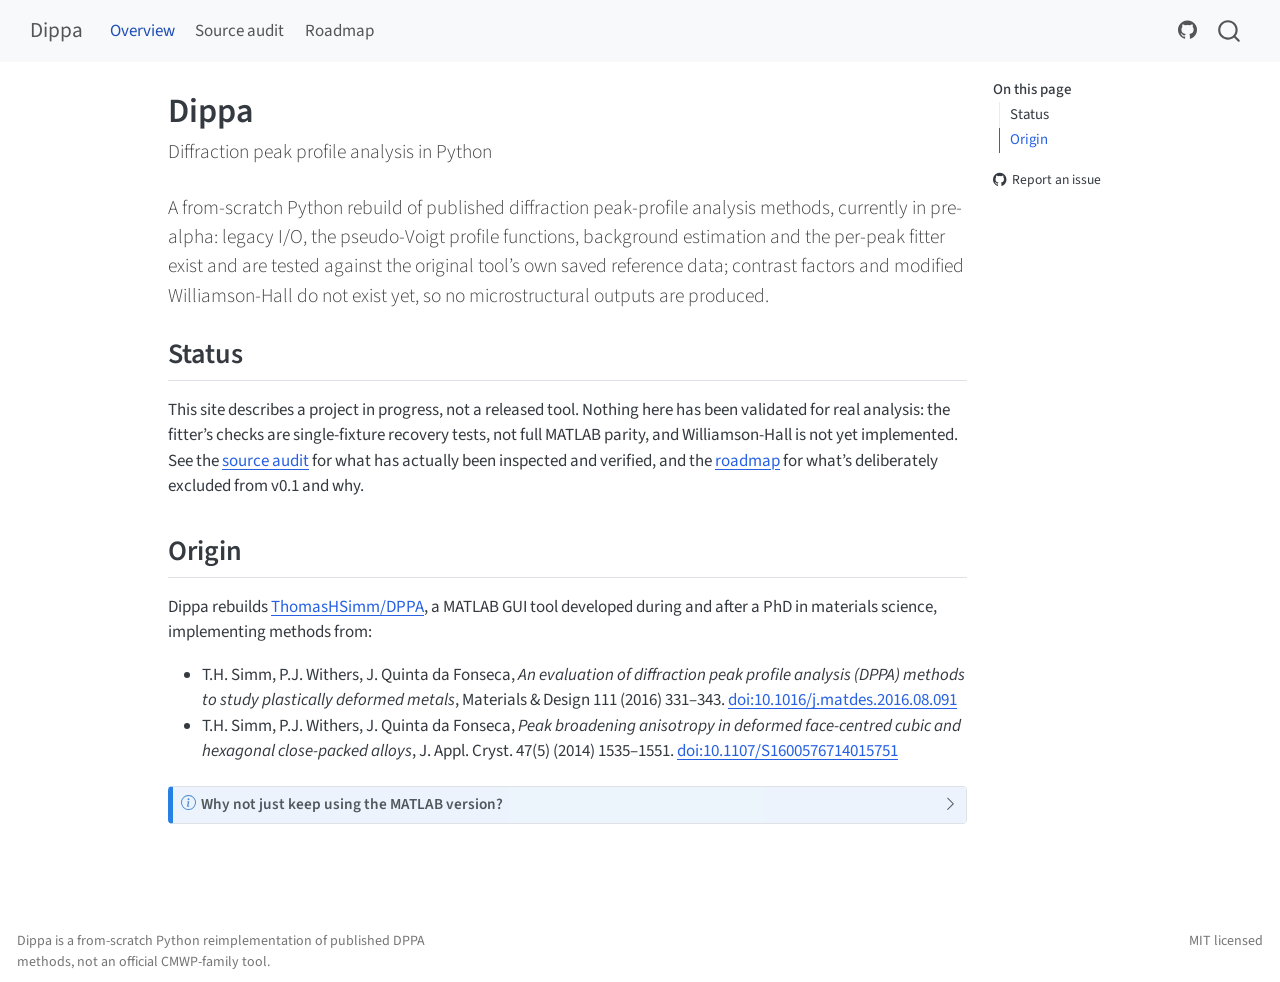
<file: index.html>
<!DOCTYPE html>
<html xmlns="http://www.w3.org/1999/xhtml" lang="en" xml:lang="en"><head>

<meta charset="utf-8">
<meta name="generator" content="quarto-1.9.38">

<meta name="viewport" content="width=device-width, initial-scale=1.0, user-scalable=yes">


<title>Dippa</title>
<style>
/* Default styles provided by pandoc.
** See https://pandoc.org/MANUAL.html#variables-for-html for config info.
*/
code{white-space: pre-wrap;}
span.smallcaps{font-variant: small-caps;}
div.columns{display: flex; gap: min(4vw, 1.5em);}
div.column{flex: auto; overflow-x: auto;}
div.hanging-indent{margin-left: 1.5em; text-indent: -1.5em;}
ul.task-list{list-style: none;}
ul.task-list li input[type="checkbox"] {
  width: 0.8em;
  margin: 0 0.8em 0.2em -1em; /* quarto-specific, see https://github.com/quarto-dev/quarto-cli/issues/4556 */ 
  vertical-align: middle;
}
</style>


<script src="site_libs/quarto-nav/quarto-nav.js"></script>
<script src="site_libs/quarto-nav/headroom.min.js"></script>
<script src="site_libs/clipboard/clipboard.min.js"></script>
<script src="site_libs/quarto-search/autocomplete.umd.js"></script>
<script src="site_libs/quarto-search/fuse.min.js"></script>
<script src="site_libs/quarto-search/quarto-search.js"></script>
<meta name="quarto:offset" content="./">
<script src="site_libs/quarto-html/quarto.js" type="module"></script>
<script src="site_libs/quarto-html/tabsets/tabsets.js" type="module"></script>
<script src="site_libs/quarto-html/popper.min.js"></script>
<script src="site_libs/quarto-html/tippy.umd.min.js"></script>
<script src="site_libs/quarto-html/anchor.min.js"></script>
<link href="site_libs/quarto-html/tippy.css" rel="stylesheet">
<link href="site_libs/quarto-html/quarto-syntax-highlighting-15634bcf2e68342d4ad2dfa704d543f6.css" rel="stylesheet" id="quarto-text-highlighting-styles">
<script src="site_libs/bootstrap/bootstrap.min.js"></script>
<link href="site_libs/bootstrap/bootstrap-icons.css" rel="stylesheet">
<link href="site_libs/bootstrap/bootstrap-c98d9d0b3b0a085d3ddf71e6e91476d8.min.css" rel="stylesheet" append-hash="true" id="quarto-bootstrap" data-mode="light">
<script id="quarto-search-options" type="application/json">{
  "location": "navbar",
  "copy-button": false,
  "collapse-after": 3,
  "panel-placement": "end",
  "type": "overlay",
  "limit": 50,
  "keyboard-shortcut": [
    "f",
    "/",
    "s"
  ],
  "show-item-context": false,
  "language": {
    "search-no-results-text": "No results",
    "search-matching-documents-text": "matching documents",
    "search-copy-link-title": "Copy link to search",
    "search-hide-matches-text": "Hide additional matches",
    "search-more-match-text": "more match in this document",
    "search-more-matches-text": "more matches in this document",
    "search-clear-button-title": "Clear",
    "search-text-placeholder": "",
    "search-detached-cancel-button-title": "Cancel",
    "search-submit-button-title": "Submit",
    "search-label": "Search"
  }
}</script>


<link rel="stylesheet" href="styles.css">
</head>

<body class="nav-fixed quarto-light">

<div id="quarto-search-results"></div>
  <header id="quarto-header" class="headroom fixed-top">
    <nav class="navbar navbar-expand-lg " data-bs-theme="dark">
      <div class="navbar-container container-fluid">
      <div class="navbar-brand-container mx-auto">
    <a class="navbar-brand" href="./index.html">
    <span class="navbar-title">Dippa</span>
    </a>
  </div>
            <div id="quarto-search" class="" title="Search"></div>
          <button class="navbar-toggler" type="button" data-bs-toggle="collapse" data-bs-target="#navbarCollapse" aria-controls="navbarCollapse" role="menu" aria-expanded="false" aria-label="Toggle navigation" onclick="if (window.quartoToggleHeadroom) { window.quartoToggleHeadroom(); }">
  <span class="navbar-toggler-icon"></span>
</button>
          <div class="collapse navbar-collapse" id="navbarCollapse">
            <ul class="navbar-nav navbar-nav-scroll me-auto">
  <li class="nav-item">
    <a class="nav-link active" href="./index.html" aria-current="page"> 
<span class="menu-text">Overview</span></a>
  </li>  
  <li class="nav-item">
    <a class="nav-link" href="./audit.html"> 
<span class="menu-text">Source audit</span></a>
  </li>  
  <li class="nav-item">
    <a class="nav-link" href="./roadmap.html"> 
<span class="menu-text">Roadmap</span></a>
  </li>  
</ul>
            <ul class="navbar-nav navbar-nav-scroll ms-auto">
  <li class="nav-item compact">
    <a class="nav-link" href="https://github.com/ThomasHSimm/dippa"> <i class="bi bi-github" role="img">
</i> 
<span class="menu-text"></span></a>
  </li>  
</ul>
          </div> <!-- /navcollapse -->
            <div class="quarto-navbar-tools">
</div>
      </div> <!-- /container-fluid -->
    </nav>
</header>
<!-- content -->
<div id="quarto-content" class="quarto-container page-columns page-rows-contents page-layout-article page-navbar">
<!-- sidebar -->
<!-- margin-sidebar -->
    <div id="quarto-margin-sidebar" class="sidebar margin-sidebar">
        <nav id="TOC" role="doc-toc" class="toc-active">
    <h2 id="toc-title">On this page</h2>
   
  <ul>
  <li><a href="#status" id="toc-status" class="nav-link active" data-scroll-target="#status">Status</a></li>
  <li><a href="#origin" id="toc-origin" class="nav-link" data-scroll-target="#origin">Origin</a></li>
  </ul>
<div class="toc-actions"><ul><li><a href="https://github.com/ThomasHSimm/dippa/issues/new" class="toc-action"><i class="bi bi-github"></i>Report an issue</a></li></ul></div></nav>
    </div>
<!-- main -->
<main class="content" id="quarto-document-content">

<header id="title-block-header" class="quarto-title-block default">
<div class="quarto-title">
<h1 class="title">Dippa</h1>
<p class="subtitle lead">Diffraction peak profile analysis in Python</p>
</div>



<div class="quarto-title-meta">

    
  
    
  </div>
  


</header>


<div class="lead">
<p>A from-scratch Python rebuild of published diffraction peak-profile analysis methods, currently in pre-alpha: legacy I/O, the pseudo-Voigt profile functions, background estimation and the per-peak fitter exist and are tested against the original tool’s own saved reference data; contrast factors and modified Williamson-Hall do not exist yet, so no microstructural outputs are produced.</p>
</div>
<section id="status" class="level2">
<h2 class="anchored" data-anchor-id="status">Status</h2>
<p>This site describes a project in progress, not a released tool. Nothing here has been validated for real analysis: the fitter’s checks are single-fixture recovery tests, not full MATLAB parity, and Williamson-Hall is not yet implemented. See the <a href="./audit.html">source audit</a> for what has actually been inspected and verified, and the <a href="./roadmap.html">roadmap</a> for what’s deliberately excluded from v0.1 and why.</p>
</section>
<section id="origin" class="level2">
<h2 class="anchored" data-anchor-id="origin">Origin</h2>
<p>Dippa rebuilds <a href="https://github.com/ThomasHSimm/DPPA">ThomasHSimm/DPPA</a>, a MATLAB GUI tool developed during and after a PhD in materials science, implementing methods from:</p>
<ul>
<li>T.H. Simm, P.J. Withers, J. Quinta da Fonseca, <em>An evaluation of diffraction peak profile analysis (DPPA) methods to study plastically deformed metals</em>, Materials &amp; Design 111 (2016) 331–343. <a href="https://doi.org/10.1016/j.matdes.2016.08.091">doi:10.1016/j.matdes.2016.08.091</a></li>
<li>T.H. Simm, P.J. Withers, J. Quinta da Fonseca, <em>Peak broadening anisotropy in deformed face-centred cubic and hexagonal close-packed alloys</em>, J. Appl. Cryst. 47(5) (2014) 1535–1551. <a href="https://doi.org/10.1107/S1600576714015751">doi:10.1107/S1600576714015751</a></li>
</ul>
<div class="callout callout-style-default callout-note callout-titled">
<div class="callout-header d-flex align-content-center collapsed" data-bs-toggle="collapse" data-bs-target=".callout-1-contents" aria-controls="callout-1" aria-expanded="false" aria-label="Toggle callout">
<div class="callout-icon-container">
<i class="callout-icon"></i>
</div>
<div class="callout-title-container flex-fill">
<span class="screen-reader-only">Note</span>Why not just keep using the MATLAB version?
</div>
<div class="callout-btn-toggle d-inline-block border-0 py-1 ps-1 pe-0 float-end"><i class="callout-toggle"></i></div>
</div>
<div id="callout-1" class="callout-1-contents callout-collapse collapse">
<div class="callout-body-container callout-body">
<p>The original tool works and remains available, unchanged, at <a href="https://github.com/ThomasHSimm/DPPA">ThomasHSimm/DPPA</a>. It has no automated tests, mixes fitting logic with GUI callbacks, depends on the current working directory for file locations, and implements sample-vs-instrument and cubic-vs-HCP handling as separate copy-pasted code paths rather than as parameters. Dippa’s goal is a package where the scientific core is callable and testable independent of any GUI, matching the original’s published methods but not its implementation structure.</p>
</div>
</div>
</div>


</section>

</main> <!-- /main -->
<script id="quarto-html-after-body" type="application/javascript">
  window.document.addEventListener("DOMContentLoaded", function (event) {
    const icon = "";
    const anchorJS = new window.AnchorJS();
    anchorJS.options = {
      placement: 'right',
      icon: icon
    };
    anchorJS.add('.anchored');
    const isCodeAnnotation = (el) => {
      for (const clz of el.classList) {
        if (clz.startsWith('code-annotation-')) {                     
          return true;
        }
      }
      return false;
    }
    const onCopySuccess = function(e) {
      // button target
      const button = e.trigger;
      // don't keep focus
      button.blur();
      // flash "checked"
      button.classList.add('code-copy-button-checked');
      var currentTitle = button.getAttribute("title");
      button.setAttribute("title", "Copied!");
      let tooltip;
      if (window.bootstrap) {
        button.setAttribute("data-bs-toggle", "tooltip");
        button.setAttribute("data-bs-placement", "left");
        button.setAttribute("data-bs-title", "Copied!");
        tooltip = new bootstrap.Tooltip(button, 
          { trigger: "manual", 
            customClass: "code-copy-button-tooltip",
            offset: [0, -8]});
        tooltip.show();    
      }
      setTimeout(function() {
        if (tooltip) {
          tooltip.hide();
          button.removeAttribute("data-bs-title");
          button.removeAttribute("data-bs-toggle");
          button.removeAttribute("data-bs-placement");
        }
        button.setAttribute("title", currentTitle);
        button.classList.remove('code-copy-button-checked');
      }, 1000);
      // clear code selection
      e.clearSelection();
    }
    const getTextToCopy = function(trigger) {
      const outerScaffold = trigger.parentElement.cloneNode(true);
      const codeEl = outerScaffold.querySelector('code');
      for (const childEl of codeEl.children) {
        if (isCodeAnnotation(childEl)) {
          childEl.remove();
        }
      }
      return codeEl.innerText;
    }
    const clipboard = new window.ClipboardJS('.code-copy-button:not([data-in-quarto-modal])', {
      text: getTextToCopy
    });
    clipboard.on('success', onCopySuccess);
    if (window.document.getElementById('quarto-embedded-source-code-modal')) {
      const clipboardModal = new window.ClipboardJS('.code-copy-button[data-in-quarto-modal]', {
        text: getTextToCopy,
        container: window.document.getElementById('quarto-embedded-source-code-modal')
      });
      clipboardModal.on('success', onCopySuccess);
    }
      var localhostRegex = new RegExp(/^(?:http|https):\/\/localhost\:?[0-9]*\//);
      var mailtoRegex = new RegExp(/^mailto:/);
        var filterRegex = new RegExp("https:\/\/thomashsimm\.github\.io\/dippa");
      var isInternal = (href) => {
          return filterRegex.test(href) || localhostRegex.test(href) || mailtoRegex.test(href);
      }
      // Inspect non-navigation links and adorn them if external
     var links = window.document.querySelectorAll('a[href]:not(.nav-link):not(.navbar-brand):not(.toc-action):not(.sidebar-link):not(.sidebar-item-toggle):not(.pagination-link):not(.no-external):not([aria-hidden]):not(.dropdown-item):not(.quarto-navigation-tool):not(.about-link)');
      for (var i=0; i<links.length; i++) {
        const link = links[i];
        if (!isInternal(link.href)) {
          // undo the damage that might have been done by quarto-nav.js in the case of
          // links that we want to consider external
          if (link.dataset.originalHref !== undefined) {
            link.href = link.dataset.originalHref;
          }
        }
      }
    function tippyHover(el, contentFn, onTriggerFn, onUntriggerFn) {
      const config = {
        allowHTML: true,
        maxWidth: 500,
        delay: 100,
        arrow: false,
        appendTo: function(el) {
            return el.parentElement;
        },
        interactive: true,
        interactiveBorder: 10,
        theme: 'quarto',
        placement: 'bottom-start',
      };
      if (contentFn) {
        config.content = contentFn;
      }
      if (onTriggerFn) {
        config.onTrigger = onTriggerFn;
      }
      if (onUntriggerFn) {
        config.onUntrigger = onUntriggerFn;
      }
      window.tippy(el, config); 
    }
    const noterefs = window.document.querySelectorAll('a[role="doc-noteref"]');
    for (var i=0; i<noterefs.length; i++) {
      const ref = noterefs[i];
      tippyHover(ref, function() {
        // use id or data attribute instead here
        let href = ref.getAttribute('data-footnote-href') || ref.getAttribute('href');
        try { href = new URL(href).hash; } catch {}
        const id = href.replace(/^#\/?/, "");
        const note = window.document.getElementById(id);
        if (note) {
          return note.innerHTML;
        } else {
          return "";
        }
      });
    }
    const xrefs = window.document.querySelectorAll('a.quarto-xref');
    const processXRef = (id, note) => {
      // Strip column container classes
      const stripColumnClz = (el) => {
        el.classList.remove("page-full", "page-columns");
        if (el.children) {
          for (const child of el.children) {
            stripColumnClz(child);
          }
        }
      }
      stripColumnClz(note)
      if (id === null || id.startsWith('sec-')) {
        // Special case sections, only their first couple elements
        const container = document.createElement("div");
        if (note.children && note.children.length > 2) {
          container.appendChild(note.children[0].cloneNode(true));
          for (let i = 1; i < note.children.length; i++) {
            const child = note.children[i];
            if (child.tagName === "P" && child.innerText === "") {
              continue;
            } else {
              container.appendChild(child.cloneNode(true));
              break;
            }
          }
          if (window.Quarto?.typesetMath) {
            window.Quarto.typesetMath(container);
          }
          return container.innerHTML
        } else {
          if (window.Quarto?.typesetMath) {
            window.Quarto.typesetMath(note);
          }
          return note.innerHTML;
        }
      } else {
        // Remove any anchor links if they are present
        const anchorLink = note.querySelector('a.anchorjs-link');
        if (anchorLink) {
          anchorLink.remove();
        }
        if (window.Quarto?.typesetMath) {
          window.Quarto.typesetMath(note);
        }
        if (note.classList.contains("callout")) {
          return note.outerHTML;
        } else {
          return note.innerHTML;
        }
      }
    }
    for (var i=0; i<xrefs.length; i++) {
      const xref = xrefs[i];
      tippyHover(xref, undefined, function(instance) {
        instance.disable();
        let url = xref.getAttribute('href');
        let hash = undefined; 
        if (url.startsWith('#')) {
          hash = url;
        } else {
          try { hash = new URL(url).hash; } catch {}
        }
        if (hash) {
          const id = hash.replace(/^#\/?/, "");
          const note = window.document.getElementById(id);
          if (note !== null) {
            try {
              const html = processXRef(id, note.cloneNode(true));
              instance.setContent(html);
            } finally {
              instance.enable();
              instance.show();
            }
          } else {
            // See if we can fetch this
            fetch(url.split('#')[0])
            .then(res => res.text())
            .then(html => {
              const parser = new DOMParser();
              const htmlDoc = parser.parseFromString(html, "text/html");
              const note = htmlDoc.getElementById(id);
              if (note !== null) {
                const html = processXRef(id, note);
                instance.setContent(html);
              } 
            }).finally(() => {
              instance.enable();
              instance.show();
            });
          }
        } else {
          // See if we can fetch a full url (with no hash to target)
          // This is a special case and we should probably do some content thinning / targeting
          fetch(url)
          .then(res => res.text())
          .then(html => {
            const parser = new DOMParser();
            const htmlDoc = parser.parseFromString(html, "text/html");
            const note = htmlDoc.querySelector('main.content');
            if (note !== null) {
              // This should only happen for chapter cross references
              // (since there is no id in the URL)
              // remove the first header
              if (note.children.length > 0 && note.children[0].tagName === "HEADER") {
                note.children[0].remove();
              }
              const html = processXRef(null, note);
              instance.setContent(html);
            } 
          }).finally(() => {
            instance.enable();
            instance.show();
          });
        }
      }, function(instance) {
      });
    }
        let selectedAnnoteEl;
        const selectorForAnnotation = ( cell, annotation) => {
          let cellAttr = 'data-code-cell="' + cell + '"';
          let lineAttr = 'data-code-annotation="' +  annotation + '"';
          const selector = 'span[' + cellAttr + '][' + lineAttr + ']';
          return selector;
        }
        const selectCodeLines = (annoteEl) => {
          const doc = window.document;
          const targetCell = annoteEl.getAttribute("data-target-cell");
          const targetAnnotation = annoteEl.getAttribute("data-target-annotation");
          const annoteSpan = window.document.querySelector(selectorForAnnotation(targetCell, targetAnnotation));
          const lines = annoteSpan.getAttribute("data-code-lines").split(",");
          const lineIds = lines.map((line) => {
            return targetCell + "-" + line;
          })
          let top = null;
          let height = null;
          let parent = null;
          if (lineIds.length > 0) {
              //compute the position of the single el (top and bottom and make a div)
              const el = window.document.getElementById(lineIds[0]);
              top = el.offsetTop;
              height = el.offsetHeight;
              parent = el.parentElement.parentElement;
            if (lineIds.length > 1) {
              const lastEl = window.document.getElementById(lineIds[lineIds.length - 1]);
              const bottom = lastEl.offsetTop + lastEl.offsetHeight;
              height = bottom - top;
            }
            if (top !== null && height !== null && parent !== null) {
              // cook up a div (if necessary) and position it 
              let div = window.document.getElementById("code-annotation-line-highlight");
              if (div === null) {
                div = window.document.createElement("div");
                div.setAttribute("id", "code-annotation-line-highlight");
                div.style.position = 'absolute';
                parent.appendChild(div);
              }
              div.style.top = top - 2 + "px";
              div.style.height = height + 4 + "px";
              div.style.left = 0;
              let gutterDiv = window.document.getElementById("code-annotation-line-highlight-gutter");
              if (gutterDiv === null) {
                gutterDiv = window.document.createElement("div");
                gutterDiv.setAttribute("id", "code-annotation-line-highlight-gutter");
                gutterDiv.style.position = 'absolute';
                const codeCell = window.document.getElementById(targetCell);
                const gutter = codeCell.querySelector('.code-annotation-gutter');
                gutter.appendChild(gutterDiv);
              }
              gutterDiv.style.top = top - 2 + "px";
              gutterDiv.style.height = height + 4 + "px";
            }
            selectedAnnoteEl = annoteEl;
          }
        };
        const unselectCodeLines = () => {
          const elementsIds = ["code-annotation-line-highlight", "code-annotation-line-highlight-gutter"];
          elementsIds.forEach((elId) => {
            const div = window.document.getElementById(elId);
            if (div) {
              div.remove();
            }
          });
          selectedAnnoteEl = undefined;
        };
          // Handle positioning of the toggle
      window.addEventListener(
        "resize",
        throttle(() => {
          elRect = undefined;
          if (selectedAnnoteEl) {
            selectCodeLines(selectedAnnoteEl);
          }
        }, 10)
      );
      function throttle(fn, ms) {
      let throttle = false;
      let timer;
        return (...args) => {
          if(!throttle) { // first call gets through
              fn.apply(this, args);
              throttle = true;
          } else { // all the others get throttled
              if(timer) clearTimeout(timer); // cancel #2
              timer = setTimeout(() => {
                fn.apply(this, args);
                timer = throttle = false;
              }, ms);
          }
        };
      }
        // Attach click handler to the DT
        const annoteDls = window.document.querySelectorAll('dt[data-target-cell]');
        for (const annoteDlNode of annoteDls) {
          annoteDlNode.addEventListener('click', (event) => {
            const clickedEl = event.target;
            if (clickedEl !== selectedAnnoteEl) {
              unselectCodeLines();
              const activeEl = window.document.querySelector('dt[data-target-cell].code-annotation-active');
              if (activeEl) {
                activeEl.classList.remove('code-annotation-active');
              }
              selectCodeLines(clickedEl);
              clickedEl.classList.add('code-annotation-active');
            } else {
              // Unselect the line
              unselectCodeLines();
              clickedEl.classList.remove('code-annotation-active');
            }
          });
        }
    const findCites = (el) => {
      const parentEl = el.parentElement;
      if (parentEl) {
        const cites = parentEl.dataset.cites;
        if (cites) {
          return {
            el,
            cites: cites.split(' ')
          };
        } else {
          return findCites(el.parentElement)
        }
      } else {
        return undefined;
      }
    };
    var bibliorefs = window.document.querySelectorAll('a[role="doc-biblioref"]');
    for (var i=0; i<bibliorefs.length; i++) {
      const ref = bibliorefs[i];
      const citeInfo = findCites(ref);
      if (citeInfo) {
        tippyHover(citeInfo.el, function() {
          var popup = window.document.createElement('div');
          citeInfo.cites.forEach(function(cite) {
            var citeDiv = window.document.createElement('div');
            citeDiv.classList.add('hanging-indent');
            citeDiv.classList.add('csl-entry');
            var biblioDiv = window.document.getElementById('ref-' + cite);
            if (biblioDiv) {
              citeDiv.innerHTML = biblioDiv.innerHTML;
            }
            popup.appendChild(citeDiv);
          });
          return popup.innerHTML;
        });
      }
    }
  });
  </script>
</div> <!-- /content -->
<footer class="footer">
  <div class="nav-footer">
    <div class="nav-footer-left">
<p>Dippa is a from-scratch Python reimplementation of published DPPA methods, not an official CMWP-family tool.</p>
</div>   
    <div class="nav-footer-center">
      &nbsp;
    <div class="toc-actions d-sm-block d-md-none"><ul><li><a href="https://github.com/ThomasHSimm/dippa/issues/new" class="toc-action"><i class="bi bi-github"></i>Report an issue</a></li></ul></div></div>
    <div class="nav-footer-right">
<p>MIT licensed</p>
</div>
  </div>
</footer>




</body></html>
</file>
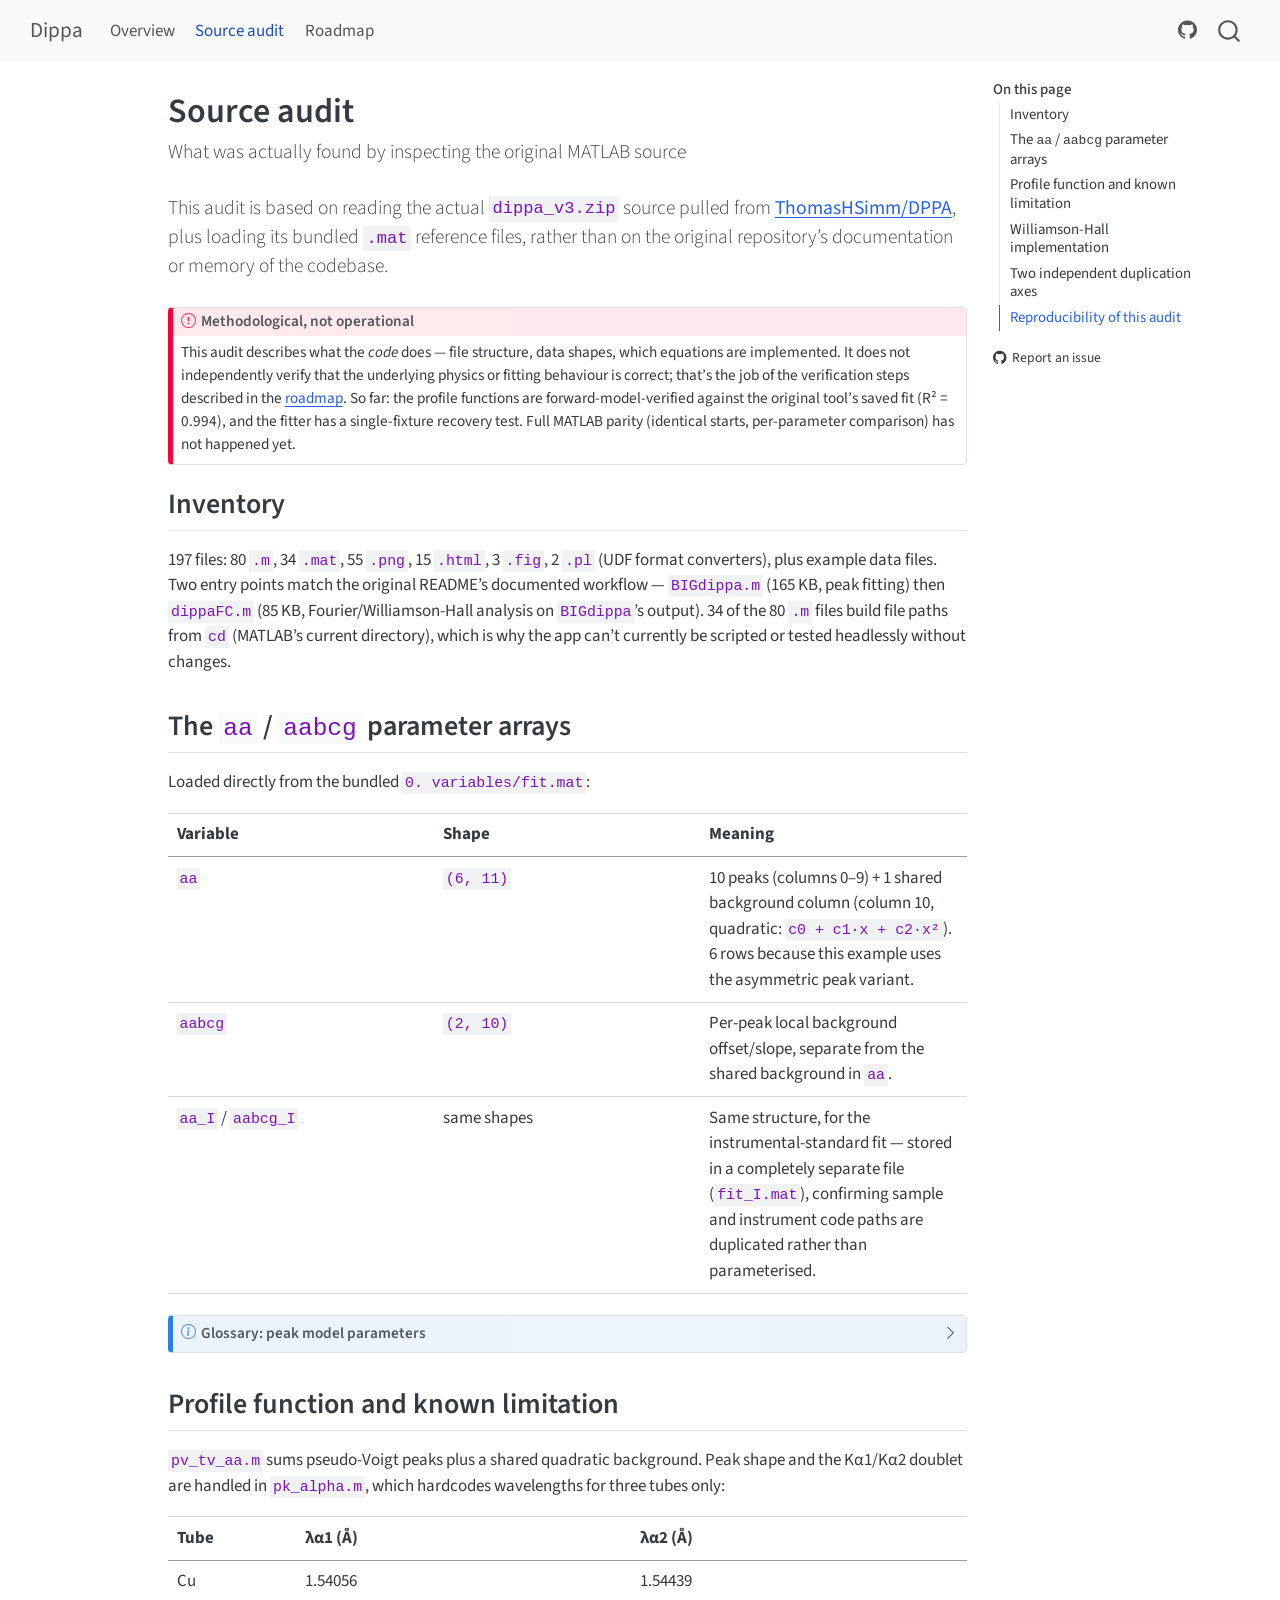
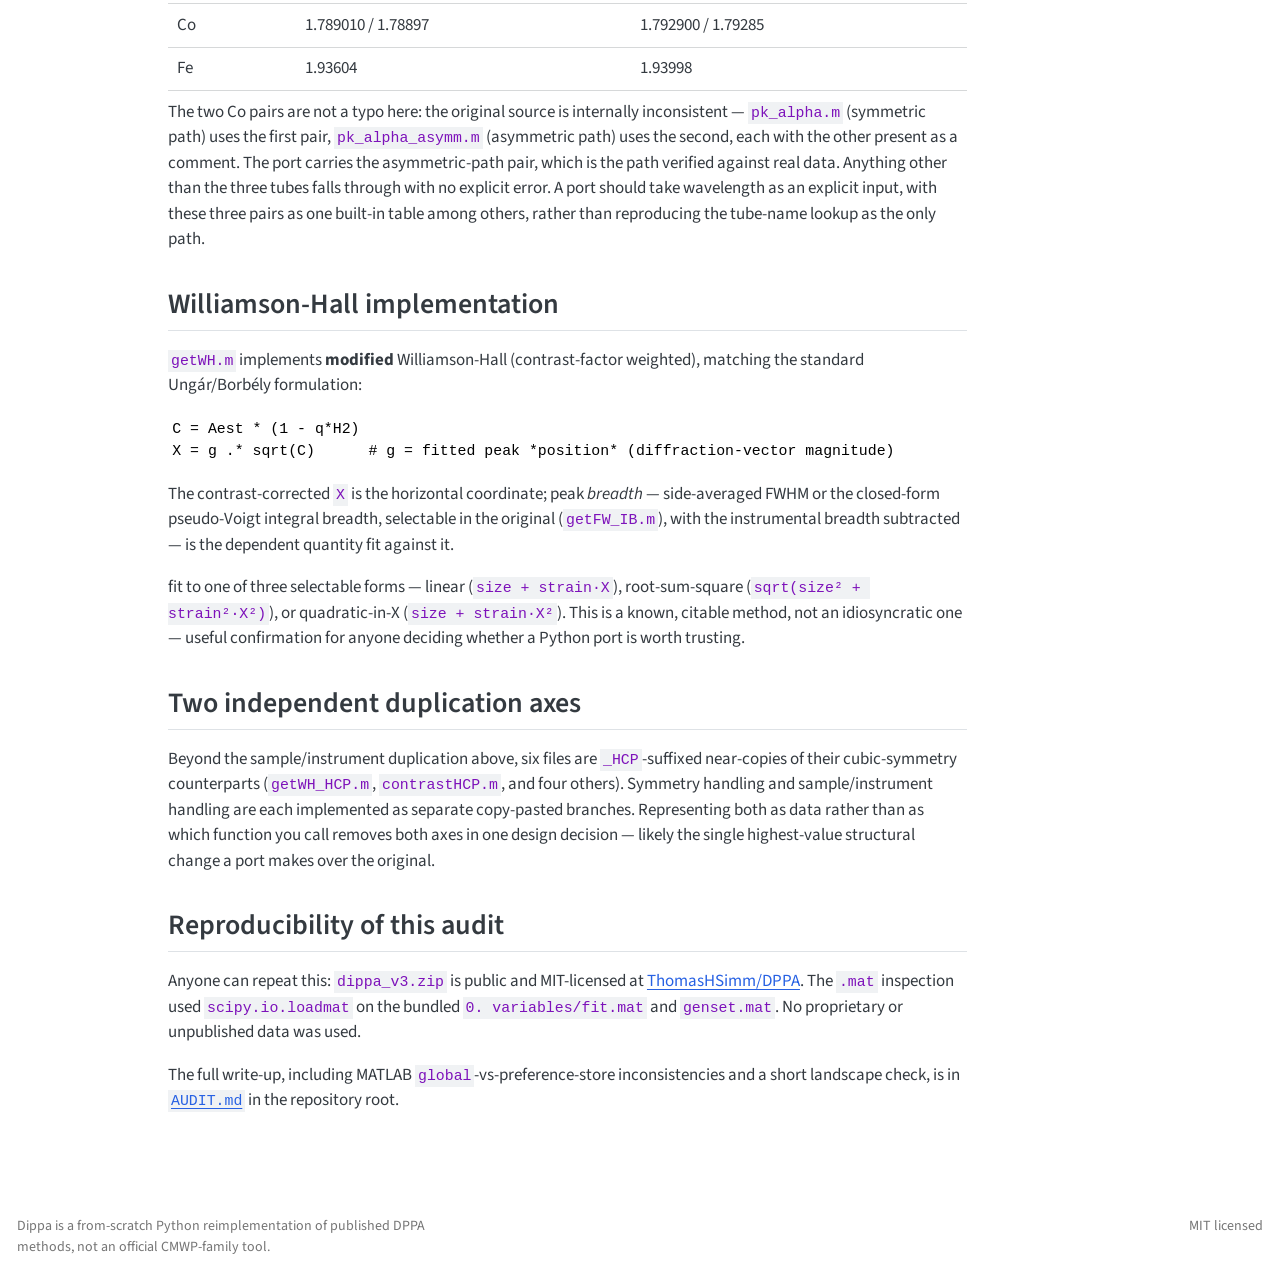
<file: audit.html>
<!DOCTYPE html>
<html xmlns="http://www.w3.org/1999/xhtml" lang="en" xml:lang="en"><head>

<meta charset="utf-8">
<meta name="generator" content="quarto-1.9.38">

<meta name="viewport" content="width=device-width, initial-scale=1.0, user-scalable=yes">


<title>Source audit – Dippa</title>
<style>
/* Default styles provided by pandoc.
** See https://pandoc.org/MANUAL.html#variables-for-html for config info.
*/
code{white-space: pre-wrap;}
span.smallcaps{font-variant: small-caps;}
div.columns{display: flex; gap: min(4vw, 1.5em);}
div.column{flex: auto; overflow-x: auto;}
div.hanging-indent{margin-left: 1.5em; text-indent: -1.5em;}
ul.task-list{list-style: none;}
ul.task-list li input[type="checkbox"] {
  width: 0.8em;
  margin: 0 0.8em 0.2em -1em; /* quarto-specific, see https://github.com/quarto-dev/quarto-cli/issues/4556 */ 
  vertical-align: middle;
}
</style>


<script src="site_libs/quarto-nav/quarto-nav.js"></script>
<script src="site_libs/quarto-nav/headroom.min.js"></script>
<script src="site_libs/clipboard/clipboard.min.js"></script>
<script src="site_libs/quarto-search/autocomplete.umd.js"></script>
<script src="site_libs/quarto-search/fuse.min.js"></script>
<script src="site_libs/quarto-search/quarto-search.js"></script>
<meta name="quarto:offset" content="./">
<script src="site_libs/quarto-html/quarto.js" type="module"></script>
<script src="site_libs/quarto-html/tabsets/tabsets.js" type="module"></script>
<script src="site_libs/quarto-html/popper.min.js"></script>
<script src="site_libs/quarto-html/tippy.umd.min.js"></script>
<script src="site_libs/quarto-html/anchor.min.js"></script>
<link href="site_libs/quarto-html/tippy.css" rel="stylesheet">
<link href="site_libs/quarto-html/quarto-syntax-highlighting-15634bcf2e68342d4ad2dfa704d543f6.css" rel="stylesheet" id="quarto-text-highlighting-styles">
<script src="site_libs/bootstrap/bootstrap.min.js"></script>
<link href="site_libs/bootstrap/bootstrap-icons.css" rel="stylesheet">
<link href="site_libs/bootstrap/bootstrap-c98d9d0b3b0a085d3ddf71e6e91476d8.min.css" rel="stylesheet" append-hash="true" id="quarto-bootstrap" data-mode="light">
<script id="quarto-search-options" type="application/json">{
  "location": "navbar",
  "copy-button": false,
  "collapse-after": 3,
  "panel-placement": "end",
  "type": "overlay",
  "limit": 50,
  "keyboard-shortcut": [
    "f",
    "/",
    "s"
  ],
  "show-item-context": false,
  "language": {
    "search-no-results-text": "No results",
    "search-matching-documents-text": "matching documents",
    "search-copy-link-title": "Copy link to search",
    "search-hide-matches-text": "Hide additional matches",
    "search-more-match-text": "more match in this document",
    "search-more-matches-text": "more matches in this document",
    "search-clear-button-title": "Clear",
    "search-text-placeholder": "",
    "search-detached-cancel-button-title": "Cancel",
    "search-submit-button-title": "Submit",
    "search-label": "Search"
  }
}</script>


<link rel="stylesheet" href="styles.css">
</head>

<body class="nav-fixed quarto-light">

<div id="quarto-search-results"></div>
  <header id="quarto-header" class="headroom fixed-top">
    <nav class="navbar navbar-expand-lg " data-bs-theme="dark">
      <div class="navbar-container container-fluid">
      <div class="navbar-brand-container mx-auto">
    <a class="navbar-brand" href="./index.html">
    <span class="navbar-title">Dippa</span>
    </a>
  </div>
            <div id="quarto-search" class="" title="Search"></div>
          <button class="navbar-toggler" type="button" data-bs-toggle="collapse" data-bs-target="#navbarCollapse" aria-controls="navbarCollapse" role="menu" aria-expanded="false" aria-label="Toggle navigation" onclick="if (window.quartoToggleHeadroom) { window.quartoToggleHeadroom(); }">
  <span class="navbar-toggler-icon"></span>
</button>
          <div class="collapse navbar-collapse" id="navbarCollapse">
            <ul class="navbar-nav navbar-nav-scroll me-auto">
  <li class="nav-item">
    <a class="nav-link" href="./index.html"> 
<span class="menu-text">Overview</span></a>
  </li>  
  <li class="nav-item">
    <a class="nav-link active" href="./audit.html" aria-current="page"> 
<span class="menu-text">Source audit</span></a>
  </li>  
  <li class="nav-item">
    <a class="nav-link" href="./roadmap.html"> 
<span class="menu-text">Roadmap</span></a>
  </li>  
</ul>
            <ul class="navbar-nav navbar-nav-scroll ms-auto">
  <li class="nav-item compact">
    <a class="nav-link" href="https://github.com/ThomasHSimm/dippa"> <i class="bi bi-github" role="img">
</i> 
<span class="menu-text"></span></a>
  </li>  
</ul>
          </div> <!-- /navcollapse -->
            <div class="quarto-navbar-tools">
</div>
      </div> <!-- /container-fluid -->
    </nav>
</header>
<!-- content -->
<div id="quarto-content" class="quarto-container page-columns page-rows-contents page-layout-article page-navbar">
<!-- sidebar -->
<!-- margin-sidebar -->
    <div id="quarto-margin-sidebar" class="sidebar margin-sidebar">
        <nav id="TOC" role="doc-toc" class="toc-active">
    <h2 id="toc-title">On this page</h2>
   
  <ul>
  <li><a href="#inventory" id="toc-inventory" class="nav-link active" data-scroll-target="#inventory">Inventory</a></li>
  <li><a href="#the-aa-aabcg-parameter-arrays" id="toc-the-aa-aabcg-parameter-arrays" class="nav-link" data-scroll-target="#the-aa-aabcg-parameter-arrays">The <code>aa</code> / <code>aabcg</code> parameter arrays</a></li>
  <li><a href="#profile-function-and-known-limitation" id="toc-profile-function-and-known-limitation" class="nav-link" data-scroll-target="#profile-function-and-known-limitation">Profile function and known limitation</a></li>
  <li><a href="#williamson-hall-implementation" id="toc-williamson-hall-implementation" class="nav-link" data-scroll-target="#williamson-hall-implementation">Williamson-Hall implementation</a></li>
  <li><a href="#two-independent-duplication-axes" id="toc-two-independent-duplication-axes" class="nav-link" data-scroll-target="#two-independent-duplication-axes">Two independent duplication axes</a></li>
  <li><a href="#reproducibility-of-this-audit" id="toc-reproducibility-of-this-audit" class="nav-link" data-scroll-target="#reproducibility-of-this-audit">Reproducibility of this audit</a></li>
  </ul>
<div class="toc-actions"><ul><li><a href="https://github.com/ThomasHSimm/dippa/issues/new" class="toc-action"><i class="bi bi-github"></i>Report an issue</a></li></ul></div></nav>
    </div>
<!-- main -->
<main class="content" id="quarto-document-content">

<header id="title-block-header" class="quarto-title-block default">
<div class="quarto-title">
<h1 class="title">Source audit</h1>
<p class="subtitle lead">What was actually found by inspecting the original MATLAB source</p>
</div>



<div class="quarto-title-meta">

    
  
    
  </div>
  


</header>


<div class="lead">
<p>This audit is based on reading the actual <code>dippa_v3.zip</code> source pulled from <a href="https://github.com/ThomasHSimm/DPPA">ThomasHSimm/DPPA</a>, plus loading its bundled <code>.mat</code> reference files, rather than on the original repository’s documentation or memory of the codebase.</p>
</div>
<div class="callout callout-style-default callout-important callout-titled">
<div class="callout-header d-flex align-content-center">
<div class="callout-icon-container">
<i class="callout-icon"></i>
</div>
<div class="callout-title-container flex-fill">
<span class="screen-reader-only">Important</span>Methodological, not operational
</div>
</div>
<div class="callout-body-container callout-body">
<p>This audit describes what the <em>code</em> does — file structure, data shapes, which equations are implemented. It does not independently verify that the underlying physics or fitting behaviour is correct; that’s the job of the verification steps described in the <a href="./roadmap.html">roadmap</a>. So far: the profile functions are forward-model-verified against the original tool’s saved fit (R² = 0.994), and the fitter has a single-fixture recovery test. Full MATLAB parity (identical starts, per-parameter comparison) has not happened yet.</p>
</div>
</div>
<section id="inventory" class="level2">
<h2 class="anchored" data-anchor-id="inventory">Inventory</h2>
<p>197 files: 80 <code>.m</code>, 34 <code>.mat</code>, 55 <code>.png</code>, 15 <code>.html</code>, 3 <code>.fig</code>, 2 <code>.pl</code> (UDF format converters), plus example data files. Two entry points match the original README’s documented workflow — <code>BIGdippa.m</code> (165 KB, peak fitting) then <code>dippaFC.m</code> (85 KB, Fourier/Williamson-Hall analysis on <code>BIGdippa</code>’s output). 34 of the 80 <code>.m</code> files build file paths from <code>cd</code> (MATLAB’s current directory), which is why the app can’t currently be scripted or tested headlessly without changes.</p>
</section>
<section id="the-aa-aabcg-parameter-arrays" class="level2">
<h2 class="anchored" data-anchor-id="the-aa-aabcg-parameter-arrays">The <code>aa</code> / <code>aabcg</code> parameter arrays</h2>
<p>Loaded directly from the bundled <code>0. variables/fit.mat</code>:</p>
<table class="caption-top table">
<colgroup>
<col style="width: 33%">
<col style="width: 33%">
<col style="width: 33%">
</colgroup>
<thead>
<tr class="header">
<th>Variable</th>
<th>Shape</th>
<th>Meaning</th>
</tr>
</thead>
<tbody>
<tr class="odd">
<td><code>aa</code></td>
<td><code>(6, 11)</code></td>
<td>10 peaks (columns 0–9) + 1 shared background column (column 10, quadratic: <code>c0 + c1·x + c2·x²</code>). 6 rows because this example uses the asymmetric peak variant.</td>
</tr>
<tr class="even">
<td><code>aabcg</code></td>
<td><code>(2, 10)</code></td>
<td>Per-peak local background offset/slope, separate from the shared background in <code>aa</code>.</td>
</tr>
<tr class="odd">
<td><code>aa_I</code> / <code>aabcg_I</code></td>
<td>same shapes</td>
<td>Same structure, for the instrumental-standard fit — stored in a completely separate file (<code>fit_I.mat</code>), confirming sample and instrument code paths are duplicated rather than parameterised.</td>
</tr>
</tbody>
</table>
<div class="callout callout-style-default callout-note callout-titled">
<div class="callout-header d-flex align-content-center collapsed" data-bs-toggle="collapse" data-bs-target=".callout-2-contents" aria-controls="callout-2" aria-expanded="false" aria-label="Toggle callout">
<div class="callout-icon-container">
<i class="callout-icon"></i>
</div>
<div class="callout-title-container flex-fill">
<span class="screen-reader-only">Note</span>Glossary: peak model parameters
</div>
<div class="callout-btn-toggle d-inline-block border-0 py-1 ps-1 pe-0 float-end"><i class="callout-toggle"></i></div>
</div>
<div id="callout-2" class="callout-2-contents callout-collapse collapse">
<div class="callout-body-container callout-body">
<ul>
<li><strong>Position, intensity, width, shape</strong> — the four core pseudo-Voigt parameters per peak (<code>pk_voigt2.m</code>).</li>
<li><strong>Asymmetric variant</strong> — a 6-parameter peak shape (<code>pk_alpha_asymm.m</code>) used when peaks aren’t symmetric about their centre; adds a second width/shape pair.</li>
<li><strong>Kα1/Kα2 doublet</strong> — X-ray tubes emit two close wavelengths; <code>pk_alpha.m</code> fits them as one peak with a fixed intensity/position relationship derived from the tube’s known wavelengths, rather than as two independent peaks.</li>
</ul>
</div>
</div>
</div>
</section>
<section id="profile-function-and-known-limitation" class="level2">
<h2 class="anchored" data-anchor-id="profile-function-and-known-limitation">Profile function and known limitation</h2>
<p><code>pv_tv_aa.m</code> sums pseudo-Voigt peaks plus a shared quadratic background. Peak shape and the Kα1/Kα2 doublet are handled in <code>pk_alpha.m</code>, which hardcodes wavelengths for three tubes only:</p>
<table class="caption-top table">
<thead>
<tr class="header">
<th>Tube</th>
<th>λα1 (Å)</th>
<th>λα2 (Å)</th>
</tr>
</thead>
<tbody>
<tr class="odd">
<td>Cu</td>
<td>1.54056</td>
<td>1.54439</td>
</tr>
<tr class="even">
<td>Co</td>
<td>1.789010 / 1.78897</td>
<td>1.792900 / 1.79285</td>
</tr>
<tr class="odd">
<td>Fe</td>
<td>1.93604</td>
<td>1.93998</td>
</tr>
</tbody>
</table>
<p>The two Co pairs are not a typo here: the original source is internally inconsistent — <code>pk_alpha.m</code> (symmetric path) uses the first pair, <code>pk_alpha_asymm.m</code> (asymmetric path) uses the second, each with the other present as a comment. The port carries the asymmetric-path pair, which is the path verified against real data. Anything other than the three tubes falls through with no explicit error. A port should take wavelength as an explicit input, with these three pairs as one built-in table among others, rather than reproducing the tube-name lookup as the only path.</p>
</section>
<section id="williamson-hall-implementation" class="level2">
<h2 class="anchored" data-anchor-id="williamson-hall-implementation">Williamson-Hall implementation</h2>
<p><code>getWH.m</code> implements <strong>modified</strong> Williamson-Hall (contrast-factor weighted), matching the standard Ungár/Borbély formulation:</p>
<pre><code>C = Aest * (1 - q*H2)
X = g .* sqrt(C)      # g = fitted peak *position* (diffraction-vector magnitude)</code></pre>
<p>The contrast-corrected <code>X</code> is the horizontal coordinate; peak <em>breadth</em> — side-averaged FWHM or the closed-form pseudo-Voigt integral breadth, selectable in the original (<code>getFW_IB.m</code>), with the instrumental breadth subtracted — is the dependent quantity fit against it.</p>
<p>fit to one of three selectable forms — linear (<code>size + strain·X</code>), root-sum-square (<code>sqrt(size² + strain²·X²)</code>), or quadratic-in-X (<code>size + strain·X²</code>). This is a known, citable method, not an idiosyncratic one — useful confirmation for anyone deciding whether a Python port is worth trusting.</p>
</section>
<section id="two-independent-duplication-axes" class="level2">
<h2 class="anchored" data-anchor-id="two-independent-duplication-axes">Two independent duplication axes</h2>
<p>Beyond the sample/instrument duplication above, six files are <code>_HCP</code>-suffixed near-copies of their cubic-symmetry counterparts (<code>getWH_HCP.m</code>, <code>contrastHCP.m</code>, and four others). Symmetry handling and sample/instrument handling are each implemented as separate copy-pasted branches. Representing both as data rather than as which function you call removes both axes in one design decision — likely the single highest-value structural change a port makes over the original.</p>
</section>
<section id="reproducibility-of-this-audit" class="level2">
<h2 class="anchored" data-anchor-id="reproducibility-of-this-audit">Reproducibility of this audit</h2>
<p>Anyone can repeat this: <code>dippa_v3.zip</code> is public and MIT-licensed at <a href="https://github.com/ThomasHSimm/DPPA">ThomasHSimm/DPPA</a>. The <code>.mat</code> inspection used <code>scipy.io.loadmat</code> on the bundled <code>0. variables/fit.mat</code> and <code>genset.mat</code>. No proprietary or unpublished data was used.</p>
<p>The full write-up, including MATLAB <code>global</code>-vs-preference-store inconsistencies and a short landscape check, is in <a href="https://github.com/ThomasHSimm/dippa/blob/main/AUDIT.md"><code>AUDIT.md</code></a> in the repository root.</p>


</section>

</main> <!-- /main -->
<script id="quarto-html-after-body" type="application/javascript">
  window.document.addEventListener("DOMContentLoaded", function (event) {
    const icon = "";
    const anchorJS = new window.AnchorJS();
    anchorJS.options = {
      placement: 'right',
      icon: icon
    };
    anchorJS.add('.anchored');
    const isCodeAnnotation = (el) => {
      for (const clz of el.classList) {
        if (clz.startsWith('code-annotation-')) {                     
          return true;
        }
      }
      return false;
    }
    const onCopySuccess = function(e) {
      // button target
      const button = e.trigger;
      // don't keep focus
      button.blur();
      // flash "checked"
      button.classList.add('code-copy-button-checked');
      var currentTitle = button.getAttribute("title");
      button.setAttribute("title", "Copied!");
      let tooltip;
      if (window.bootstrap) {
        button.setAttribute("data-bs-toggle", "tooltip");
        button.setAttribute("data-bs-placement", "left");
        button.setAttribute("data-bs-title", "Copied!");
        tooltip = new bootstrap.Tooltip(button, 
          { trigger: "manual", 
            customClass: "code-copy-button-tooltip",
            offset: [0, -8]});
        tooltip.show();    
      }
      setTimeout(function() {
        if (tooltip) {
          tooltip.hide();
          button.removeAttribute("data-bs-title");
          button.removeAttribute("data-bs-toggle");
          button.removeAttribute("data-bs-placement");
        }
        button.setAttribute("title", currentTitle);
        button.classList.remove('code-copy-button-checked');
      }, 1000);
      // clear code selection
      e.clearSelection();
    }
    const getTextToCopy = function(trigger) {
      const outerScaffold = trigger.parentElement.cloneNode(true);
      const codeEl = outerScaffold.querySelector('code');
      for (const childEl of codeEl.children) {
        if (isCodeAnnotation(childEl)) {
          childEl.remove();
        }
      }
      return codeEl.innerText;
    }
    const clipboard = new window.ClipboardJS('.code-copy-button:not([data-in-quarto-modal])', {
      text: getTextToCopy
    });
    clipboard.on('success', onCopySuccess);
    if (window.document.getElementById('quarto-embedded-source-code-modal')) {
      const clipboardModal = new window.ClipboardJS('.code-copy-button[data-in-quarto-modal]', {
        text: getTextToCopy,
        container: window.document.getElementById('quarto-embedded-source-code-modal')
      });
      clipboardModal.on('success', onCopySuccess);
    }
      var localhostRegex = new RegExp(/^(?:http|https):\/\/localhost\:?[0-9]*\//);
      var mailtoRegex = new RegExp(/^mailto:/);
        var filterRegex = new RegExp("https:\/\/thomashsimm\.github\.io\/dippa");
      var isInternal = (href) => {
          return filterRegex.test(href) || localhostRegex.test(href) || mailtoRegex.test(href);
      }
      // Inspect non-navigation links and adorn them if external
     var links = window.document.querySelectorAll('a[href]:not(.nav-link):not(.navbar-brand):not(.toc-action):not(.sidebar-link):not(.sidebar-item-toggle):not(.pagination-link):not(.no-external):not([aria-hidden]):not(.dropdown-item):not(.quarto-navigation-tool):not(.about-link)');
      for (var i=0; i<links.length; i++) {
        const link = links[i];
        if (!isInternal(link.href)) {
          // undo the damage that might have been done by quarto-nav.js in the case of
          // links that we want to consider external
          if (link.dataset.originalHref !== undefined) {
            link.href = link.dataset.originalHref;
          }
        }
      }
    function tippyHover(el, contentFn, onTriggerFn, onUntriggerFn) {
      const config = {
        allowHTML: true,
        maxWidth: 500,
        delay: 100,
        arrow: false,
        appendTo: function(el) {
            return el.parentElement;
        },
        interactive: true,
        interactiveBorder: 10,
        theme: 'quarto',
        placement: 'bottom-start',
      };
      if (contentFn) {
        config.content = contentFn;
      }
      if (onTriggerFn) {
        config.onTrigger = onTriggerFn;
      }
      if (onUntriggerFn) {
        config.onUntrigger = onUntriggerFn;
      }
      window.tippy(el, config); 
    }
    const noterefs = window.document.querySelectorAll('a[role="doc-noteref"]');
    for (var i=0; i<noterefs.length; i++) {
      const ref = noterefs[i];
      tippyHover(ref, function() {
        // use id or data attribute instead here
        let href = ref.getAttribute('data-footnote-href') || ref.getAttribute('href');
        try { href = new URL(href).hash; } catch {}
        const id = href.replace(/^#\/?/, "");
        const note = window.document.getElementById(id);
        if (note) {
          return note.innerHTML;
        } else {
          return "";
        }
      });
    }
    const xrefs = window.document.querySelectorAll('a.quarto-xref');
    const processXRef = (id, note) => {
      // Strip column container classes
      const stripColumnClz = (el) => {
        el.classList.remove("page-full", "page-columns");
        if (el.children) {
          for (const child of el.children) {
            stripColumnClz(child);
          }
        }
      }
      stripColumnClz(note)
      if (id === null || id.startsWith('sec-')) {
        // Special case sections, only their first couple elements
        const container = document.createElement("div");
        if (note.children && note.children.length > 2) {
          container.appendChild(note.children[0].cloneNode(true));
          for (let i = 1; i < note.children.length; i++) {
            const child = note.children[i];
            if (child.tagName === "P" && child.innerText === "") {
              continue;
            } else {
              container.appendChild(child.cloneNode(true));
              break;
            }
          }
          if (window.Quarto?.typesetMath) {
            window.Quarto.typesetMath(container);
          }
          return container.innerHTML
        } else {
          if (window.Quarto?.typesetMath) {
            window.Quarto.typesetMath(note);
          }
          return note.innerHTML;
        }
      } else {
        // Remove any anchor links if they are present
        const anchorLink = note.querySelector('a.anchorjs-link');
        if (anchorLink) {
          anchorLink.remove();
        }
        if (window.Quarto?.typesetMath) {
          window.Quarto.typesetMath(note);
        }
        if (note.classList.contains("callout")) {
          return note.outerHTML;
        } else {
          return note.innerHTML;
        }
      }
    }
    for (var i=0; i<xrefs.length; i++) {
      const xref = xrefs[i];
      tippyHover(xref, undefined, function(instance) {
        instance.disable();
        let url = xref.getAttribute('href');
        let hash = undefined; 
        if (url.startsWith('#')) {
          hash = url;
        } else {
          try { hash = new URL(url).hash; } catch {}
        }
        if (hash) {
          const id = hash.replace(/^#\/?/, "");
          const note = window.document.getElementById(id);
          if (note !== null) {
            try {
              const html = processXRef(id, note.cloneNode(true));
              instance.setContent(html);
            } finally {
              instance.enable();
              instance.show();
            }
          } else {
            // See if we can fetch this
            fetch(url.split('#')[0])
            .then(res => res.text())
            .then(html => {
              const parser = new DOMParser();
              const htmlDoc = parser.parseFromString(html, "text/html");
              const note = htmlDoc.getElementById(id);
              if (note !== null) {
                const html = processXRef(id, note);
                instance.setContent(html);
              } 
            }).finally(() => {
              instance.enable();
              instance.show();
            });
          }
        } else {
          // See if we can fetch a full url (with no hash to target)
          // This is a special case and we should probably do some content thinning / targeting
          fetch(url)
          .then(res => res.text())
          .then(html => {
            const parser = new DOMParser();
            const htmlDoc = parser.parseFromString(html, "text/html");
            const note = htmlDoc.querySelector('main.content');
            if (note !== null) {
              // This should only happen for chapter cross references
              // (since there is no id in the URL)
              // remove the first header
              if (note.children.length > 0 && note.children[0].tagName === "HEADER") {
                note.children[0].remove();
              }
              const html = processXRef(null, note);
              instance.setContent(html);
            } 
          }).finally(() => {
            instance.enable();
            instance.show();
          });
        }
      }, function(instance) {
      });
    }
        let selectedAnnoteEl;
        const selectorForAnnotation = ( cell, annotation) => {
          let cellAttr = 'data-code-cell="' + cell + '"';
          let lineAttr = 'data-code-annotation="' +  annotation + '"';
          const selector = 'span[' + cellAttr + '][' + lineAttr + ']';
          return selector;
        }
        const selectCodeLines = (annoteEl) => {
          const doc = window.document;
          const targetCell = annoteEl.getAttribute("data-target-cell");
          const targetAnnotation = annoteEl.getAttribute("data-target-annotation");
          const annoteSpan = window.document.querySelector(selectorForAnnotation(targetCell, targetAnnotation));
          const lines = annoteSpan.getAttribute("data-code-lines").split(",");
          const lineIds = lines.map((line) => {
            return targetCell + "-" + line;
          })
          let top = null;
          let height = null;
          let parent = null;
          if (lineIds.length > 0) {
              //compute the position of the single el (top and bottom and make a div)
              const el = window.document.getElementById(lineIds[0]);
              top = el.offsetTop;
              height = el.offsetHeight;
              parent = el.parentElement.parentElement;
            if (lineIds.length > 1) {
              const lastEl = window.document.getElementById(lineIds[lineIds.length - 1]);
              const bottom = lastEl.offsetTop + lastEl.offsetHeight;
              height = bottom - top;
            }
            if (top !== null && height !== null && parent !== null) {
              // cook up a div (if necessary) and position it 
              let div = window.document.getElementById("code-annotation-line-highlight");
              if (div === null) {
                div = window.document.createElement("div");
                div.setAttribute("id", "code-annotation-line-highlight");
                div.style.position = 'absolute';
                parent.appendChild(div);
              }
              div.style.top = top - 2 + "px";
              div.style.height = height + 4 + "px";
              div.style.left = 0;
              let gutterDiv = window.document.getElementById("code-annotation-line-highlight-gutter");
              if (gutterDiv === null) {
                gutterDiv = window.document.createElement("div");
                gutterDiv.setAttribute("id", "code-annotation-line-highlight-gutter");
                gutterDiv.style.position = 'absolute';
                const codeCell = window.document.getElementById(targetCell);
                const gutter = codeCell.querySelector('.code-annotation-gutter');
                gutter.appendChild(gutterDiv);
              }
              gutterDiv.style.top = top - 2 + "px";
              gutterDiv.style.height = height + 4 + "px";
            }
            selectedAnnoteEl = annoteEl;
          }
        };
        const unselectCodeLines = () => {
          const elementsIds = ["code-annotation-line-highlight", "code-annotation-line-highlight-gutter"];
          elementsIds.forEach((elId) => {
            const div = window.document.getElementById(elId);
            if (div) {
              div.remove();
            }
          });
          selectedAnnoteEl = undefined;
        };
          // Handle positioning of the toggle
      window.addEventListener(
        "resize",
        throttle(() => {
          elRect = undefined;
          if (selectedAnnoteEl) {
            selectCodeLines(selectedAnnoteEl);
          }
        }, 10)
      );
      function throttle(fn, ms) {
      let throttle = false;
      let timer;
        return (...args) => {
          if(!throttle) { // first call gets through
              fn.apply(this, args);
              throttle = true;
          } else { // all the others get throttled
              if(timer) clearTimeout(timer); // cancel #2
              timer = setTimeout(() => {
                fn.apply(this, args);
                timer = throttle = false;
              }, ms);
          }
        };
      }
        // Attach click handler to the DT
        const annoteDls = window.document.querySelectorAll('dt[data-target-cell]');
        for (const annoteDlNode of annoteDls) {
          annoteDlNode.addEventListener('click', (event) => {
            const clickedEl = event.target;
            if (clickedEl !== selectedAnnoteEl) {
              unselectCodeLines();
              const activeEl = window.document.querySelector('dt[data-target-cell].code-annotation-active');
              if (activeEl) {
                activeEl.classList.remove('code-annotation-active');
              }
              selectCodeLines(clickedEl);
              clickedEl.classList.add('code-annotation-active');
            } else {
              // Unselect the line
              unselectCodeLines();
              clickedEl.classList.remove('code-annotation-active');
            }
          });
        }
    const findCites = (el) => {
      const parentEl = el.parentElement;
      if (parentEl) {
        const cites = parentEl.dataset.cites;
        if (cites) {
          return {
            el,
            cites: cites.split(' ')
          };
        } else {
          return findCites(el.parentElement)
        }
      } else {
        return undefined;
      }
    };
    var bibliorefs = window.document.querySelectorAll('a[role="doc-biblioref"]');
    for (var i=0; i<bibliorefs.length; i++) {
      const ref = bibliorefs[i];
      const citeInfo = findCites(ref);
      if (citeInfo) {
        tippyHover(citeInfo.el, function() {
          var popup = window.document.createElement('div');
          citeInfo.cites.forEach(function(cite) {
            var citeDiv = window.document.createElement('div');
            citeDiv.classList.add('hanging-indent');
            citeDiv.classList.add('csl-entry');
            var biblioDiv = window.document.getElementById('ref-' + cite);
            if (biblioDiv) {
              citeDiv.innerHTML = biblioDiv.innerHTML;
            }
            popup.appendChild(citeDiv);
          });
          return popup.innerHTML;
        });
      }
    }
  });
  </script>
</div> <!-- /content -->
<footer class="footer">
  <div class="nav-footer">
    <div class="nav-footer-left">
<p>Dippa is a from-scratch Python reimplementation of published DPPA methods, not an official CMWP-family tool.</p>
</div>   
    <div class="nav-footer-center">
      &nbsp;
    <div class="toc-actions d-sm-block d-md-none"><ul><li><a href="https://github.com/ThomasHSimm/dippa/issues/new" class="toc-action"><i class="bi bi-github"></i>Report an issue</a></li></ul></div></div>
    <div class="nav-footer-right">
<p>MIT licensed</p>
</div>
  </div>
</footer>




</body></html>
</file>
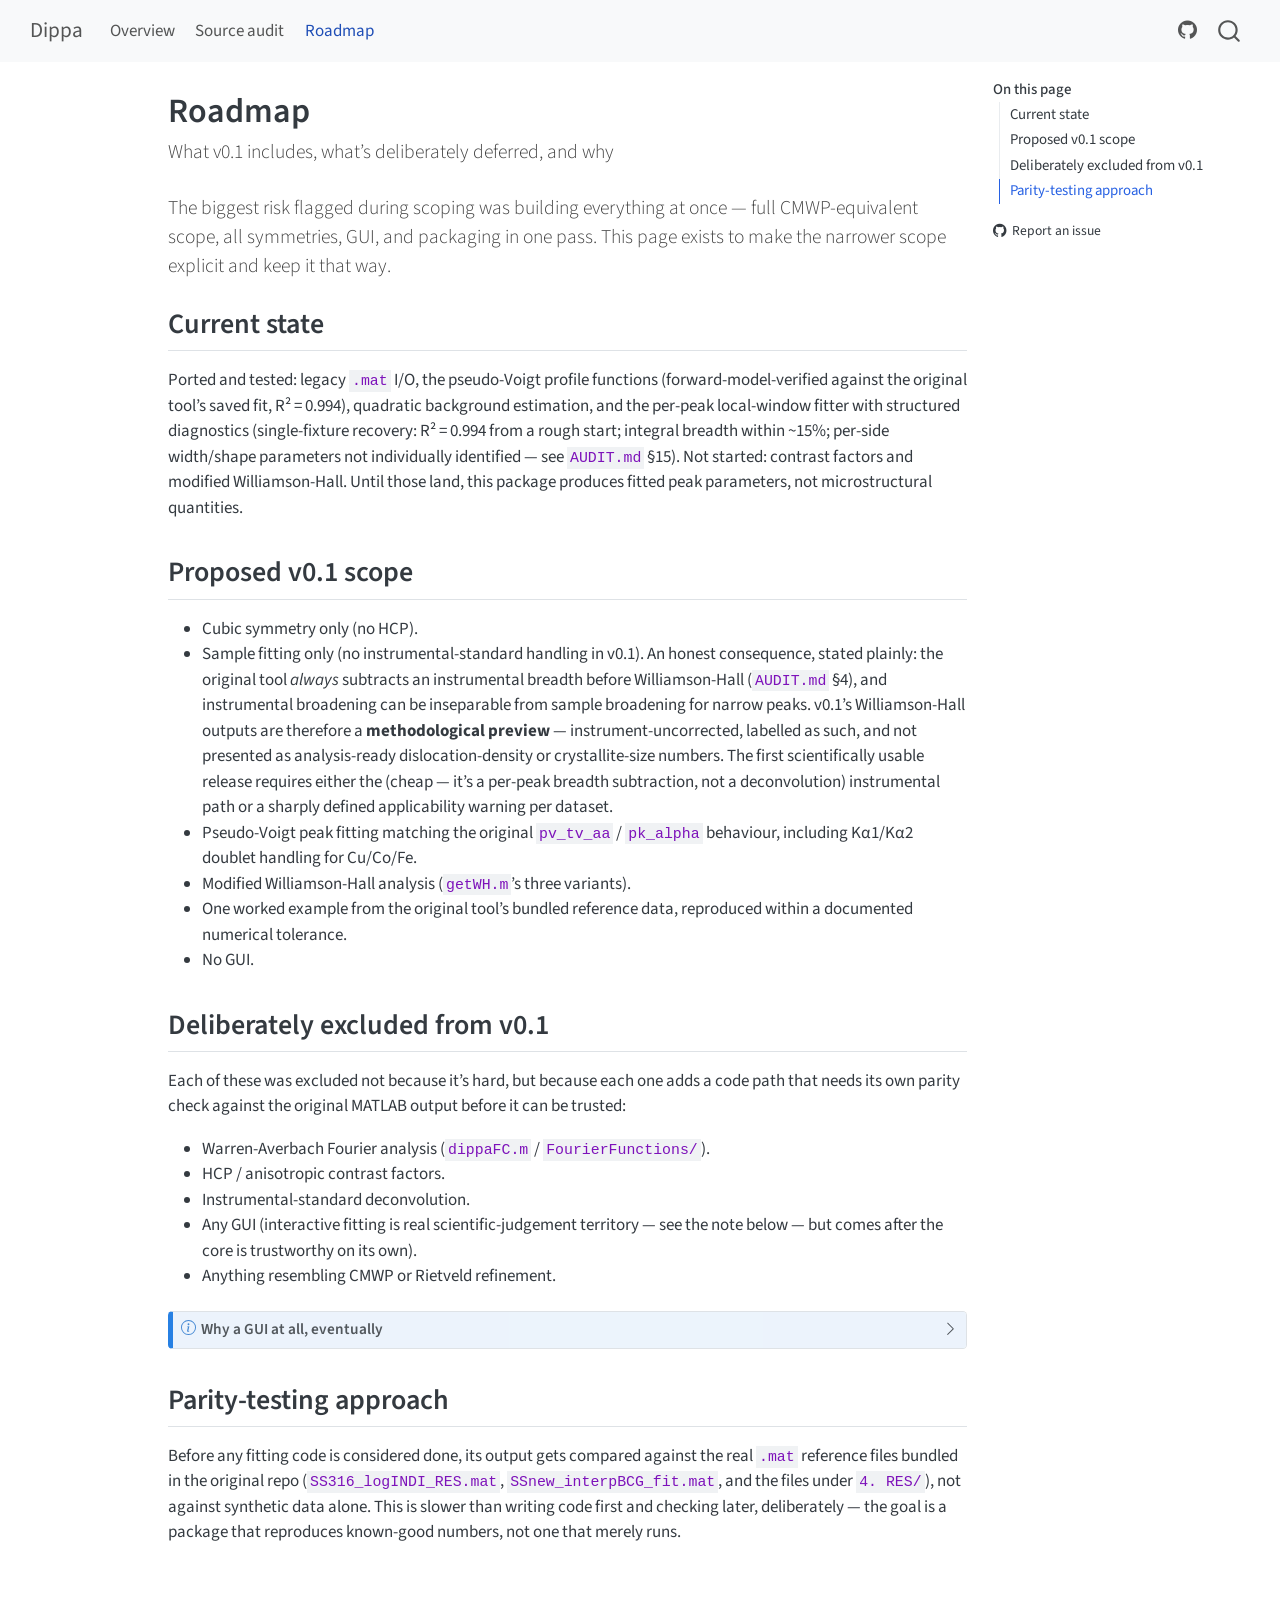
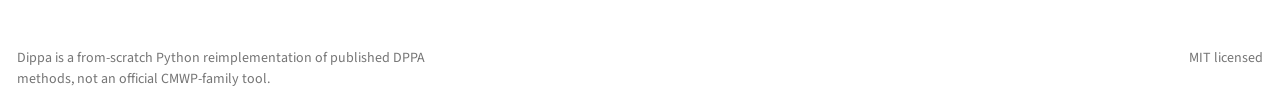
<file: roadmap.html>
<!DOCTYPE html>
<html xmlns="http://www.w3.org/1999/xhtml" lang="en" xml:lang="en"><head>

<meta charset="utf-8">
<meta name="generator" content="quarto-1.9.38">

<meta name="viewport" content="width=device-width, initial-scale=1.0, user-scalable=yes">


<title>Roadmap – Dippa</title>
<style>
/* Default styles provided by pandoc.
** See https://pandoc.org/MANUAL.html#variables-for-html for config info.
*/
code{white-space: pre-wrap;}
span.smallcaps{font-variant: small-caps;}
div.columns{display: flex; gap: min(4vw, 1.5em);}
div.column{flex: auto; overflow-x: auto;}
div.hanging-indent{margin-left: 1.5em; text-indent: -1.5em;}
ul.task-list{list-style: none;}
ul.task-list li input[type="checkbox"] {
  width: 0.8em;
  margin: 0 0.8em 0.2em -1em; /* quarto-specific, see https://github.com/quarto-dev/quarto-cli/issues/4556 */ 
  vertical-align: middle;
}
</style>


<script src="site_libs/quarto-nav/quarto-nav.js"></script>
<script src="site_libs/quarto-nav/headroom.min.js"></script>
<script src="site_libs/clipboard/clipboard.min.js"></script>
<script src="site_libs/quarto-search/autocomplete.umd.js"></script>
<script src="site_libs/quarto-search/fuse.min.js"></script>
<script src="site_libs/quarto-search/quarto-search.js"></script>
<meta name="quarto:offset" content="./">
<script src="site_libs/quarto-html/quarto.js" type="module"></script>
<script src="site_libs/quarto-html/tabsets/tabsets.js" type="module"></script>
<script src="site_libs/quarto-html/popper.min.js"></script>
<script src="site_libs/quarto-html/tippy.umd.min.js"></script>
<script src="site_libs/quarto-html/anchor.min.js"></script>
<link href="site_libs/quarto-html/tippy.css" rel="stylesheet">
<link href="site_libs/quarto-html/quarto-syntax-highlighting-15634bcf2e68342d4ad2dfa704d543f6.css" rel="stylesheet" id="quarto-text-highlighting-styles">
<script src="site_libs/bootstrap/bootstrap.min.js"></script>
<link href="site_libs/bootstrap/bootstrap-icons.css" rel="stylesheet">
<link href="site_libs/bootstrap/bootstrap-c98d9d0b3b0a085d3ddf71e6e91476d8.min.css" rel="stylesheet" append-hash="true" id="quarto-bootstrap" data-mode="light">
<script id="quarto-search-options" type="application/json">{
  "location": "navbar",
  "copy-button": false,
  "collapse-after": 3,
  "panel-placement": "end",
  "type": "overlay",
  "limit": 50,
  "keyboard-shortcut": [
    "f",
    "/",
    "s"
  ],
  "show-item-context": false,
  "language": {
    "search-no-results-text": "No results",
    "search-matching-documents-text": "matching documents",
    "search-copy-link-title": "Copy link to search",
    "search-hide-matches-text": "Hide additional matches",
    "search-more-match-text": "more match in this document",
    "search-more-matches-text": "more matches in this document",
    "search-clear-button-title": "Clear",
    "search-text-placeholder": "",
    "search-detached-cancel-button-title": "Cancel",
    "search-submit-button-title": "Submit",
    "search-label": "Search"
  }
}</script>


<link rel="stylesheet" href="styles.css">
</head>

<body class="nav-fixed quarto-light">

<div id="quarto-search-results"></div>
  <header id="quarto-header" class="headroom fixed-top">
    <nav class="navbar navbar-expand-lg " data-bs-theme="dark">
      <div class="navbar-container container-fluid">
      <div class="navbar-brand-container mx-auto">
    <a class="navbar-brand" href="./index.html">
    <span class="navbar-title">Dippa</span>
    </a>
  </div>
            <div id="quarto-search" class="" title="Search"></div>
          <button class="navbar-toggler" type="button" data-bs-toggle="collapse" data-bs-target="#navbarCollapse" aria-controls="navbarCollapse" role="menu" aria-expanded="false" aria-label="Toggle navigation" onclick="if (window.quartoToggleHeadroom) { window.quartoToggleHeadroom(); }">
  <span class="navbar-toggler-icon"></span>
</button>
          <div class="collapse navbar-collapse" id="navbarCollapse">
            <ul class="navbar-nav navbar-nav-scroll me-auto">
  <li class="nav-item">
    <a class="nav-link" href="./index.html"> 
<span class="menu-text">Overview</span></a>
  </li>  
  <li class="nav-item">
    <a class="nav-link" href="./audit.html"> 
<span class="menu-text">Source audit</span></a>
  </li>  
  <li class="nav-item">
    <a class="nav-link active" href="./roadmap.html" aria-current="page"> 
<span class="menu-text">Roadmap</span></a>
  </li>  
</ul>
            <ul class="navbar-nav navbar-nav-scroll ms-auto">
  <li class="nav-item compact">
    <a class="nav-link" href="https://github.com/ThomasHSimm/dippa"> <i class="bi bi-github" role="img">
</i> 
<span class="menu-text"></span></a>
  </li>  
</ul>
          </div> <!-- /navcollapse -->
            <div class="quarto-navbar-tools">
</div>
      </div> <!-- /container-fluid -->
    </nav>
</header>
<!-- content -->
<div id="quarto-content" class="quarto-container page-columns page-rows-contents page-layout-article page-navbar">
<!-- sidebar -->
<!-- margin-sidebar -->
    <div id="quarto-margin-sidebar" class="sidebar margin-sidebar">
        <nav id="TOC" role="doc-toc" class="toc-active">
    <h2 id="toc-title">On this page</h2>
   
  <ul>
  <li><a href="#current-state" id="toc-current-state" class="nav-link active" data-scroll-target="#current-state">Current state</a></li>
  <li><a href="#proposed-v0.1-scope" id="toc-proposed-v0.1-scope" class="nav-link" data-scroll-target="#proposed-v0.1-scope">Proposed v0.1 scope</a></li>
  <li><a href="#deliberately-excluded-from-v0.1" id="toc-deliberately-excluded-from-v0.1" class="nav-link" data-scroll-target="#deliberately-excluded-from-v0.1">Deliberately excluded from v0.1</a></li>
  <li><a href="#parity-testing-approach" id="toc-parity-testing-approach" class="nav-link" data-scroll-target="#parity-testing-approach">Parity-testing approach</a></li>
  </ul>
<div class="toc-actions"><ul><li><a href="https://github.com/ThomasHSimm/dippa/issues/new" class="toc-action"><i class="bi bi-github"></i>Report an issue</a></li></ul></div></nav>
    </div>
<!-- main -->
<main class="content" id="quarto-document-content">

<header id="title-block-header" class="quarto-title-block default">
<div class="quarto-title">
<h1 class="title">Roadmap</h1>
<p class="subtitle lead">What v0.1 includes, what’s deliberately deferred, and why</p>
</div>



<div class="quarto-title-meta">

    
  
    
  </div>
  


</header>


<div class="lead">
<p>The biggest risk flagged during scoping was building everything at once — full CMWP-equivalent scope, all symmetries, GUI, and packaging in one pass. This page exists to make the narrower scope explicit and keep it that way.</p>
</div>
<section id="current-state" class="level2">
<h2 class="anchored" data-anchor-id="current-state">Current state</h2>
<p>Ported and tested: legacy <code>.mat</code> I/O, the pseudo-Voigt profile functions (forward-model-verified against the original tool’s saved fit, R² = 0.994), quadratic background estimation, and the per-peak local-window fitter with structured diagnostics (single-fixture recovery: R² = 0.994 from a rough start; integral breadth within ~15%; per-side width/shape parameters not individually identified — see <code>AUDIT.md</code> §15). Not started: contrast factors and modified Williamson-Hall. Until those land, this package produces fitted peak parameters, not microstructural quantities.</p>
</section>
<section id="proposed-v0.1-scope" class="level2">
<h2 class="anchored" data-anchor-id="proposed-v0.1-scope">Proposed v0.1 scope</h2>
<ul>
<li>Cubic symmetry only (no HCP).</li>
<li>Sample fitting only (no instrumental-standard handling in v0.1). An honest consequence, stated plainly: the original tool <em>always</em> subtracts an instrumental breadth before Williamson-Hall (<code>AUDIT.md</code> §4), and instrumental broadening can be inseparable from sample broadening for narrow peaks. v0.1’s Williamson-Hall outputs are therefore a <strong>methodological preview</strong> — instrument-uncorrected, labelled as such, and not presented as analysis-ready dislocation-density or crystallite-size numbers. The first scientifically usable release requires either the (cheap — it’s a per-peak breadth subtraction, not a deconvolution) instrumental path or a sharply defined applicability warning per dataset.</li>
<li>Pseudo-Voigt peak fitting matching the original <code>pv_tv_aa</code> / <code>pk_alpha</code> behaviour, including Kα1/Kα2 doublet handling for Cu/Co/Fe.</li>
<li>Modified Williamson-Hall analysis (<code>getWH.m</code>’s three variants).</li>
<li>One worked example from the original tool’s bundled reference data, reproduced within a documented numerical tolerance.</li>
<li>No GUI.</li>
</ul>
</section>
<section id="deliberately-excluded-from-v0.1" class="level2">
<h2 class="anchored" data-anchor-id="deliberately-excluded-from-v0.1">Deliberately excluded from v0.1</h2>
<p>Each of these was excluded not because it’s hard, but because each one adds a code path that needs its own parity check against the original MATLAB output before it can be trusted:</p>
<ul>
<li>Warren-Averbach Fourier analysis (<code>dippaFC.m</code> / <code>FourierFunctions/</code>).</li>
<li>HCP / anisotropic contrast factors.</li>
<li>Instrumental-standard deconvolution.</li>
<li>Any GUI (interactive fitting is real scientific-judgement territory — see the note below — but comes after the core is trustworthy on its own).</li>
<li>Anything resembling CMWP or Rietveld refinement.</li>
</ul>
<div class="callout callout-style-default callout-note callout-titled">
<div class="callout-header d-flex align-content-center collapsed" data-bs-toggle="collapse" data-bs-target=".callout-1-contents" aria-controls="callout-1" aria-expanded="false" aria-label="Toggle callout">
<div class="callout-icon-container">
<i class="callout-icon"></i>
</div>
<div class="callout-title-container flex-fill">
<span class="screen-reader-only">Note</span>Why a GUI at all, eventually
</div>
<div class="callout-btn-toggle d-inline-block border-0 py-1 ps-1 pe-0 float-end"><i class="callout-toggle"></i></div>
</div>
<div id="callout-1" class="callout-1-contents callout-collapse collapse">
<div class="callout-body-container callout-body">
<p>Peak-profile fitting isn’t always a fully automatic optimisation problem — choosing a fit range, deciding whether a peak overlaps another phase, judging whether a converged fit is physically credible are expert decisions the original GUI captured. The intended design keeps that judgement in an optional interactive layer that edits a config and calls the same core functions used programmatically, rather than reimplementing fitting math inside GUI callbacks the way the original does.</p>
</div>
</div>
</div>
</section>
<section id="parity-testing-approach" class="level2">
<h2 class="anchored" data-anchor-id="parity-testing-approach">Parity-testing approach</h2>
<p>Before any fitting code is considered done, its output gets compared against the real <code>.mat</code> reference files bundled in the original repo (<code>SS316_logINDI_RES.mat</code>, <code>SSnew_interpBCG_fit.mat</code>, and the files under <code>4. RES/</code>), not against synthetic data alone. This is slower than writing code first and checking later, deliberately — the goal is a package that reproduces known-good numbers, not one that merely runs.</p>


</section>

</main> <!-- /main -->
<script id="quarto-html-after-body" type="application/javascript">
  window.document.addEventListener("DOMContentLoaded", function (event) {
    const icon = "";
    const anchorJS = new window.AnchorJS();
    anchorJS.options = {
      placement: 'right',
      icon: icon
    };
    anchorJS.add('.anchored');
    const isCodeAnnotation = (el) => {
      for (const clz of el.classList) {
        if (clz.startsWith('code-annotation-')) {                     
          return true;
        }
      }
      return false;
    }
    const onCopySuccess = function(e) {
      // button target
      const button = e.trigger;
      // don't keep focus
      button.blur();
      // flash "checked"
      button.classList.add('code-copy-button-checked');
      var currentTitle = button.getAttribute("title");
      button.setAttribute("title", "Copied!");
      let tooltip;
      if (window.bootstrap) {
        button.setAttribute("data-bs-toggle", "tooltip");
        button.setAttribute("data-bs-placement", "left");
        button.setAttribute("data-bs-title", "Copied!");
        tooltip = new bootstrap.Tooltip(button, 
          { trigger: "manual", 
            customClass: "code-copy-button-tooltip",
            offset: [0, -8]});
        tooltip.show();    
      }
      setTimeout(function() {
        if (tooltip) {
          tooltip.hide();
          button.removeAttribute("data-bs-title");
          button.removeAttribute("data-bs-toggle");
          button.removeAttribute("data-bs-placement");
        }
        button.setAttribute("title", currentTitle);
        button.classList.remove('code-copy-button-checked');
      }, 1000);
      // clear code selection
      e.clearSelection();
    }
    const getTextToCopy = function(trigger) {
      const outerScaffold = trigger.parentElement.cloneNode(true);
      const codeEl = outerScaffold.querySelector('code');
      for (const childEl of codeEl.children) {
        if (isCodeAnnotation(childEl)) {
          childEl.remove();
        }
      }
      return codeEl.innerText;
    }
    const clipboard = new window.ClipboardJS('.code-copy-button:not([data-in-quarto-modal])', {
      text: getTextToCopy
    });
    clipboard.on('success', onCopySuccess);
    if (window.document.getElementById('quarto-embedded-source-code-modal')) {
      const clipboardModal = new window.ClipboardJS('.code-copy-button[data-in-quarto-modal]', {
        text: getTextToCopy,
        container: window.document.getElementById('quarto-embedded-source-code-modal')
      });
      clipboardModal.on('success', onCopySuccess);
    }
      var localhostRegex = new RegExp(/^(?:http|https):\/\/localhost\:?[0-9]*\//);
      var mailtoRegex = new RegExp(/^mailto:/);
        var filterRegex = new RegExp("https:\/\/thomashsimm\.github\.io\/dippa");
      var isInternal = (href) => {
          return filterRegex.test(href) || localhostRegex.test(href) || mailtoRegex.test(href);
      }
      // Inspect non-navigation links and adorn them if external
     var links = window.document.querySelectorAll('a[href]:not(.nav-link):not(.navbar-brand):not(.toc-action):not(.sidebar-link):not(.sidebar-item-toggle):not(.pagination-link):not(.no-external):not([aria-hidden]):not(.dropdown-item):not(.quarto-navigation-tool):not(.about-link)');
      for (var i=0; i<links.length; i++) {
        const link = links[i];
        if (!isInternal(link.href)) {
          // undo the damage that might have been done by quarto-nav.js in the case of
          // links that we want to consider external
          if (link.dataset.originalHref !== undefined) {
            link.href = link.dataset.originalHref;
          }
        }
      }
    function tippyHover(el, contentFn, onTriggerFn, onUntriggerFn) {
      const config = {
        allowHTML: true,
        maxWidth: 500,
        delay: 100,
        arrow: false,
        appendTo: function(el) {
            return el.parentElement;
        },
        interactive: true,
        interactiveBorder: 10,
        theme: 'quarto',
        placement: 'bottom-start',
      };
      if (contentFn) {
        config.content = contentFn;
      }
      if (onTriggerFn) {
        config.onTrigger = onTriggerFn;
      }
      if (onUntriggerFn) {
        config.onUntrigger = onUntriggerFn;
      }
      window.tippy(el, config); 
    }
    const noterefs = window.document.querySelectorAll('a[role="doc-noteref"]');
    for (var i=0; i<noterefs.length; i++) {
      const ref = noterefs[i];
      tippyHover(ref, function() {
        // use id or data attribute instead here
        let href = ref.getAttribute('data-footnote-href') || ref.getAttribute('href');
        try { href = new URL(href).hash; } catch {}
        const id = href.replace(/^#\/?/, "");
        const note = window.document.getElementById(id);
        if (note) {
          return note.innerHTML;
        } else {
          return "";
        }
      });
    }
    const xrefs = window.document.querySelectorAll('a.quarto-xref');
    const processXRef = (id, note) => {
      // Strip column container classes
      const stripColumnClz = (el) => {
        el.classList.remove("page-full", "page-columns");
        if (el.children) {
          for (const child of el.children) {
            stripColumnClz(child);
          }
        }
      }
      stripColumnClz(note)
      if (id === null || id.startsWith('sec-')) {
        // Special case sections, only their first couple elements
        const container = document.createElement("div");
        if (note.children && note.children.length > 2) {
          container.appendChild(note.children[0].cloneNode(true));
          for (let i = 1; i < note.children.length; i++) {
            const child = note.children[i];
            if (child.tagName === "P" && child.innerText === "") {
              continue;
            } else {
              container.appendChild(child.cloneNode(true));
              break;
            }
          }
          if (window.Quarto?.typesetMath) {
            window.Quarto.typesetMath(container);
          }
          return container.innerHTML
        } else {
          if (window.Quarto?.typesetMath) {
            window.Quarto.typesetMath(note);
          }
          return note.innerHTML;
        }
      } else {
        // Remove any anchor links if they are present
        const anchorLink = note.querySelector('a.anchorjs-link');
        if (anchorLink) {
          anchorLink.remove();
        }
        if (window.Quarto?.typesetMath) {
          window.Quarto.typesetMath(note);
        }
        if (note.classList.contains("callout")) {
          return note.outerHTML;
        } else {
          return note.innerHTML;
        }
      }
    }
    for (var i=0; i<xrefs.length; i++) {
      const xref = xrefs[i];
      tippyHover(xref, undefined, function(instance) {
        instance.disable();
        let url = xref.getAttribute('href');
        let hash = undefined; 
        if (url.startsWith('#')) {
          hash = url;
        } else {
          try { hash = new URL(url).hash; } catch {}
        }
        if (hash) {
          const id = hash.replace(/^#\/?/, "");
          const note = window.document.getElementById(id);
          if (note !== null) {
            try {
              const html = processXRef(id, note.cloneNode(true));
              instance.setContent(html);
            } finally {
              instance.enable();
              instance.show();
            }
          } else {
            // See if we can fetch this
            fetch(url.split('#')[0])
            .then(res => res.text())
            .then(html => {
              const parser = new DOMParser();
              const htmlDoc = parser.parseFromString(html, "text/html");
              const note = htmlDoc.getElementById(id);
              if (note !== null) {
                const html = processXRef(id, note);
                instance.setContent(html);
              } 
            }).finally(() => {
              instance.enable();
              instance.show();
            });
          }
        } else {
          // See if we can fetch a full url (with no hash to target)
          // This is a special case and we should probably do some content thinning / targeting
          fetch(url)
          .then(res => res.text())
          .then(html => {
            const parser = new DOMParser();
            const htmlDoc = parser.parseFromString(html, "text/html");
            const note = htmlDoc.querySelector('main.content');
            if (note !== null) {
              // This should only happen for chapter cross references
              // (since there is no id in the URL)
              // remove the first header
              if (note.children.length > 0 && note.children[0].tagName === "HEADER") {
                note.children[0].remove();
              }
              const html = processXRef(null, note);
              instance.setContent(html);
            } 
          }).finally(() => {
            instance.enable();
            instance.show();
          });
        }
      }, function(instance) {
      });
    }
        let selectedAnnoteEl;
        const selectorForAnnotation = ( cell, annotation) => {
          let cellAttr = 'data-code-cell="' + cell + '"';
          let lineAttr = 'data-code-annotation="' +  annotation + '"';
          const selector = 'span[' + cellAttr + '][' + lineAttr + ']';
          return selector;
        }
        const selectCodeLines = (annoteEl) => {
          const doc = window.document;
          const targetCell = annoteEl.getAttribute("data-target-cell");
          const targetAnnotation = annoteEl.getAttribute("data-target-annotation");
          const annoteSpan = window.document.querySelector(selectorForAnnotation(targetCell, targetAnnotation));
          const lines = annoteSpan.getAttribute("data-code-lines").split(",");
          const lineIds = lines.map((line) => {
            return targetCell + "-" + line;
          })
          let top = null;
          let height = null;
          let parent = null;
          if (lineIds.length > 0) {
              //compute the position of the single el (top and bottom and make a div)
              const el = window.document.getElementById(lineIds[0]);
              top = el.offsetTop;
              height = el.offsetHeight;
              parent = el.parentElement.parentElement;
            if (lineIds.length > 1) {
              const lastEl = window.document.getElementById(lineIds[lineIds.length - 1]);
              const bottom = lastEl.offsetTop + lastEl.offsetHeight;
              height = bottom - top;
            }
            if (top !== null && height !== null && parent !== null) {
              // cook up a div (if necessary) and position it 
              let div = window.document.getElementById("code-annotation-line-highlight");
              if (div === null) {
                div = window.document.createElement("div");
                div.setAttribute("id", "code-annotation-line-highlight");
                div.style.position = 'absolute';
                parent.appendChild(div);
              }
              div.style.top = top - 2 + "px";
              div.style.height = height + 4 + "px";
              div.style.left = 0;
              let gutterDiv = window.document.getElementById("code-annotation-line-highlight-gutter");
              if (gutterDiv === null) {
                gutterDiv = window.document.createElement("div");
                gutterDiv.setAttribute("id", "code-annotation-line-highlight-gutter");
                gutterDiv.style.position = 'absolute';
                const codeCell = window.document.getElementById(targetCell);
                const gutter = codeCell.querySelector('.code-annotation-gutter');
                gutter.appendChild(gutterDiv);
              }
              gutterDiv.style.top = top - 2 + "px";
              gutterDiv.style.height = height + 4 + "px";
            }
            selectedAnnoteEl = annoteEl;
          }
        };
        const unselectCodeLines = () => {
          const elementsIds = ["code-annotation-line-highlight", "code-annotation-line-highlight-gutter"];
          elementsIds.forEach((elId) => {
            const div = window.document.getElementById(elId);
            if (div) {
              div.remove();
            }
          });
          selectedAnnoteEl = undefined;
        };
          // Handle positioning of the toggle
      window.addEventListener(
        "resize",
        throttle(() => {
          elRect = undefined;
          if (selectedAnnoteEl) {
            selectCodeLines(selectedAnnoteEl);
          }
        }, 10)
      );
      function throttle(fn, ms) {
      let throttle = false;
      let timer;
        return (...args) => {
          if(!throttle) { // first call gets through
              fn.apply(this, args);
              throttle = true;
          } else { // all the others get throttled
              if(timer) clearTimeout(timer); // cancel #2
              timer = setTimeout(() => {
                fn.apply(this, args);
                timer = throttle = false;
              }, ms);
          }
        };
      }
        // Attach click handler to the DT
        const annoteDls = window.document.querySelectorAll('dt[data-target-cell]');
        for (const annoteDlNode of annoteDls) {
          annoteDlNode.addEventListener('click', (event) => {
            const clickedEl = event.target;
            if (clickedEl !== selectedAnnoteEl) {
              unselectCodeLines();
              const activeEl = window.document.querySelector('dt[data-target-cell].code-annotation-active');
              if (activeEl) {
                activeEl.classList.remove('code-annotation-active');
              }
              selectCodeLines(clickedEl);
              clickedEl.classList.add('code-annotation-active');
            } else {
              // Unselect the line
              unselectCodeLines();
              clickedEl.classList.remove('code-annotation-active');
            }
          });
        }
    const findCites = (el) => {
      const parentEl = el.parentElement;
      if (parentEl) {
        const cites = parentEl.dataset.cites;
        if (cites) {
          return {
            el,
            cites: cites.split(' ')
          };
        } else {
          return findCites(el.parentElement)
        }
      } else {
        return undefined;
      }
    };
    var bibliorefs = window.document.querySelectorAll('a[role="doc-biblioref"]');
    for (var i=0; i<bibliorefs.length; i++) {
      const ref = bibliorefs[i];
      const citeInfo = findCites(ref);
      if (citeInfo) {
        tippyHover(citeInfo.el, function() {
          var popup = window.document.createElement('div');
          citeInfo.cites.forEach(function(cite) {
            var citeDiv = window.document.createElement('div');
            citeDiv.classList.add('hanging-indent');
            citeDiv.classList.add('csl-entry');
            var biblioDiv = window.document.getElementById('ref-' + cite);
            if (biblioDiv) {
              citeDiv.innerHTML = biblioDiv.innerHTML;
            }
            popup.appendChild(citeDiv);
          });
          return popup.innerHTML;
        });
      }
    }
  });
  </script>
</div> <!-- /content -->
<footer class="footer">
  <div class="nav-footer">
    <div class="nav-footer-left">
<p>Dippa is a from-scratch Python reimplementation of published DPPA methods, not an official CMWP-family tool.</p>
</div>   
    <div class="nav-footer-center">
      &nbsp;
    <div class="toc-actions d-sm-block d-md-none"><ul><li><a href="https://github.com/ThomasHSimm/dippa/issues/new" class="toc-action"><i class="bi bi-github"></i>Report an issue</a></li></ul></div></div>
    <div class="nav-footer-right">
<p>MIT licensed</p>
</div>
  </div>
</footer>




</body></html>
</file>
<file: site_libs/quarto-html/tippy.css>
.tippy-box[data-animation=fade][data-state=hidden]{opacity:0}[data-tippy-root]{max-width:calc(100vw - 10px)}.tippy-box{position:relative;background-color:#333;color:#fff;border-radius:4px;font-size:14px;line-height:1.4;white-space:normal;outline:0;transition-property:transform,visibility,opacity}.tippy-box[data-placement^=top]>.tippy-arrow{bottom:0}.tippy-box[data-placement^=top]>.tippy-arrow:before{bottom:-7px;left:0;border-width:8px 8px 0;border-top-color:initial;transform-origin:center top}.tippy-box[data-placement^=bottom]>.tippy-arrow{top:0}.tippy-box[data-placement^=bottom]>.tippy-arrow:before{top:-7px;left:0;border-width:0 8px 8px;border-bottom-color:initial;transform-origin:center bottom}.tippy-box[data-placement^=left]>.tippy-arrow{right:0}.tippy-box[data-placement^=left]>.tippy-arrow:before{border-width:8px 0 8px 8px;border-left-color:initial;right:-7px;transform-origin:center left}.tippy-box[data-placement^=right]>.tippy-arrow{left:0}.tippy-box[data-placement^=right]>.tippy-arrow:before{left:-7px;border-width:8px 8px 8px 0;border-right-color:initial;transform-origin:center right}.tippy-box[data-inertia][data-state=visible]{transition-timing-function:cubic-bezier(.54,1.5,.38,1.11)}.tippy-arrow{width:16px;height:16px;color:#333}.tippy-arrow:before{content:"";position:absolute;border-color:transparent;border-style:solid}.tippy-content{position:relative;padding:5px 9px;z-index:1}
</file>
<file: site_libs/quarto-html/quarto-syntax-highlighting-15634bcf2e68342d4ad2dfa704d543f6.css>
/* quarto syntax highlight colors */
:root {
  --quarto-hl-ot-color: #003B4F;
  --quarto-hl-at-color: #657422;
  --quarto-hl-ss-color: #20794D;
  --quarto-hl-an-color: #5E5E5E;
  --quarto-hl-fu-color: #4758AB;
  --quarto-hl-st-color: #20794D;
  --quarto-hl-cf-color: #003B4F;
  --quarto-hl-op-color: #5E5E5E;
  --quarto-hl-er-color: #AD0000;
  --quarto-hl-bn-color: #AD0000;
  --quarto-hl-al-color: #AD0000;
  --quarto-hl-va-color: #111111;
  --quarto-hl-bu-color: inherit;
  --quarto-hl-ex-color: inherit;
  --quarto-hl-pp-color: #AD0000;
  --quarto-hl-in-color: #5E5E5E;
  --quarto-hl-vs-color: #20794D;
  --quarto-hl-wa-color: #5E5E5E;
  --quarto-hl-do-color: #5E5E5E;
  --quarto-hl-im-color: #00769E;
  --quarto-hl-ch-color: #20794D;
  --quarto-hl-dt-color: #AD0000;
  --quarto-hl-fl-color: #AD0000;
  --quarto-hl-co-color: #5E5E5E;
  --quarto-hl-cv-color: #5E5E5E;
  --quarto-hl-cn-color: #8f5902;
  --quarto-hl-sc-color: #5E5E5E;
  --quarto-hl-dv-color: #AD0000;
  --quarto-hl-kw-color: #003B4F;
}

/* other quarto variables */
:root {
  --quarto-font-monospace: SFMono-Regular, Menlo, Monaco, Consolas, "Liberation Mono", "Courier New", monospace;
}

/* syntax highlight based on Pandoc's rules */
pre > code.sourceCode > span {
  color: #003B4F;
}

code.sourceCode > span {
  color: #003B4F;
}

div.sourceCode,
div.sourceCode pre.sourceCode {
  color: #003B4F;
}

/* Normal */
code span {
  color: #003B4F;
}

/* Alert */
code span.al {
  color: #AD0000;
  font-style: inherit;
}

/* Annotation */
code span.an {
  color: #5E5E5E;
  font-style: inherit;
}

/* Attribute */
code span.at {
  color: #657422;
  font-style: inherit;
}

/* BaseN */
code span.bn {
  color: #AD0000;
  font-style: inherit;
}

/* BuiltIn */
code span.bu {
  font-style: inherit;
}

/* ControlFlow */
code span.cf {
  color: #003B4F;
  font-weight: bold;
  font-style: inherit;
}

/* Char */
code span.ch {
  color: #20794D;
  font-style: inherit;
}

/* Constant */
code span.cn {
  color: #8f5902;
  font-style: inherit;
}

/* Comment */
code span.co {
  color: #5E5E5E;
  font-style: inherit;
}

/* CommentVar */
code span.cv {
  color: #5E5E5E;
  font-style: italic;
}

/* Documentation */
code span.do {
  color: #5E5E5E;
  font-style: italic;
}

/* DataType */
code span.dt {
  color: #AD0000;
  font-style: inherit;
}

/* DecVal */
code span.dv {
  color: #AD0000;
  font-style: inherit;
}

/* Error */
code span.er {
  color: #AD0000;
  font-style: inherit;
}

/* Extension */
code span.ex {
  font-style: inherit;
}

/* Float */
code span.fl {
  color: #AD0000;
  font-style: inherit;
}

/* Function */
code span.fu {
  color: #4758AB;
  font-style: inherit;
}

/* Import */
code span.im {
  color: #00769E;
  font-style: inherit;
}

/* Information */
code span.in {
  color: #5E5E5E;
  font-style: inherit;
}

/* Keyword */
code span.kw {
  color: #003B4F;
  font-weight: bold;
  font-style: inherit;
}

/* Operator */
code span.op {
  color: #5E5E5E;
  font-style: inherit;
}

/* Other */
code span.ot {
  color: #003B4F;
  font-style: inherit;
}

/* Preprocessor */
code span.pp {
  color: #AD0000;
  font-style: inherit;
}

/* SpecialChar */
code span.sc {
  color: #5E5E5E;
  font-style: inherit;
}

/* SpecialString */
code span.ss {
  color: #20794D;
  font-style: inherit;
}

/* String */
code span.st {
  color: #20794D;
  font-style: inherit;
}

/* Variable */
code span.va {
  color: #111111;
  font-style: inherit;
}

/* VerbatimString */
code span.vs {
  color: #20794D;
  font-style: inherit;
}

/* Warning */
code span.wa {
  color: #5E5E5E;
  font-style: italic;
}

.prevent-inlining {
  content: "</";
}

/*# sourceMappingURL=f23921c56f73e400b49028c9186a1aa0.css.map */
</file>
<file: styles.css>
.lead {
  font-size: 1.15rem;
  color: #444;
  margin-bottom: 1.5rem;
}
</file>
